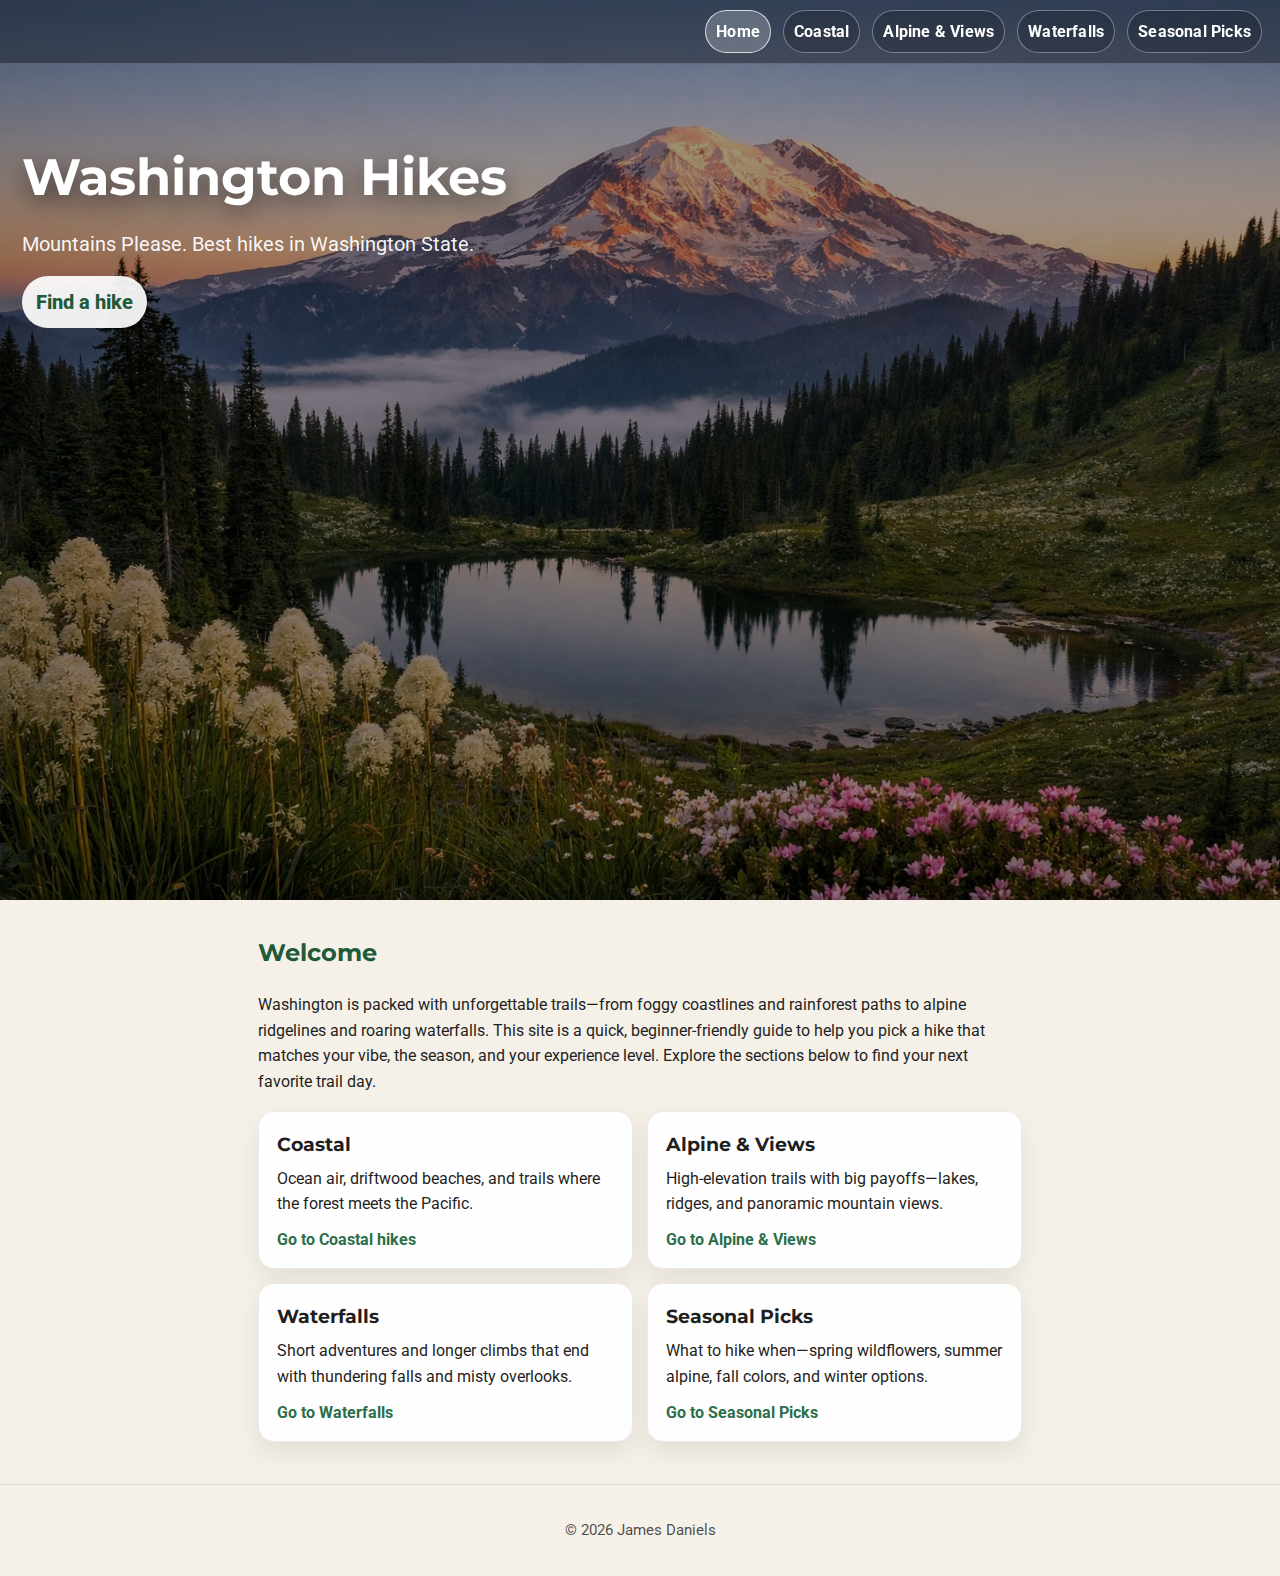
<file: assignments/hobby-website/index.html>
<!doctype html>
<html lang="en">
<head>
  <meta charset="utf-8">
  <meta name="viewport" content="width=device-width, initial-scale=1">
  <title>Washington Hikes</title>

  <link rel="preconnect" href="https://fonts.googleapis.com">
  <link rel="preconnect" href="https://fonts.gstatic.com" crossorigin>
  <link href="https://fonts.googleapis.com/css2?family=Montserrat:wght@600;700&family=Roboto:wght@400;500;700&display=swap" rel="stylesheet">

  <link rel="stylesheet" href="styles.css">
</head>

<body>
  <a class="skip-link" href="#main">Skip to main content</a>

  <header>
    <nav class="site-nav">
      <ul>
        <li><a href="index.html" aria-current="page">Home</a></li>
        <li><a href="beginner.html">Coastal</a></li>
        <li><a href="alpine.html">Alpine &amp; Views</a></li>
        <li><a href="waterfalls.html">Waterfalls</a></li>
        <li><a href="seasons.html">Seasonal Picks</a></li>
      </ul>
    </nav>

    <div class="hero-text">
      <h1>Washington Hikes</h1>
      <p>Mountains Please. Best hikes in Washington State.</p>
      <p><a class="cta" href="#main">Find a hike</a></p>
    </div>
  </header>

  <main id="main">
    <h2>Welcome</h2>
    <p>
      Washington is packed with unforgettable trails—from foggy coastlines and rainforest paths to alpine ridgelines and roaring waterfalls.
      This site is a quick, beginner-friendly guide to help you pick a hike that matches your vibe, the season, and your experience level.
      Explore the sections below to find your next favorite trail day.
    </p>

    <div class="card-grid">
      <section class="section-card">
        <h3>Coastal</h3>
        <p>Ocean air, driftwood beaches, and trails where the forest meets the Pacific.</p>
        <a href="beginner.html">Go to Coastal hikes</a>
      </section>

      <section class="section-card">
        <h3>Alpine &amp; Views</h3>
        <p>High-elevation trails with big payoffs—lakes, ridges, and panoramic mountain views.</p>
        <a href="alpine.html">Go to Alpine &amp; Views</a>
      </section>

      <section class="section-card">
        <h3>Waterfalls</h3>
        <p>Short adventures and longer climbs that end with thundering falls and misty overlooks.</p>
        <a href="waterfalls.html">Go to Waterfalls</a>
      </section>

      <section class="section-card">
        <h3>Seasonal Picks</h3>
        <p>What to hike when—spring wildflowers, summer alpine, fall colors, and winter options.</p>
        <a href="seasons.html">Go to Seasonal Picks</a>
      </section>
    </div>
  </main>

  <footer>
    <p>© <span id="year"></span> James Daniels</p>
  </footer>

  <script>
    document.getElementById("year").textContent = new Date().getFullYear();
  </script>
</body>
</html>
</file>
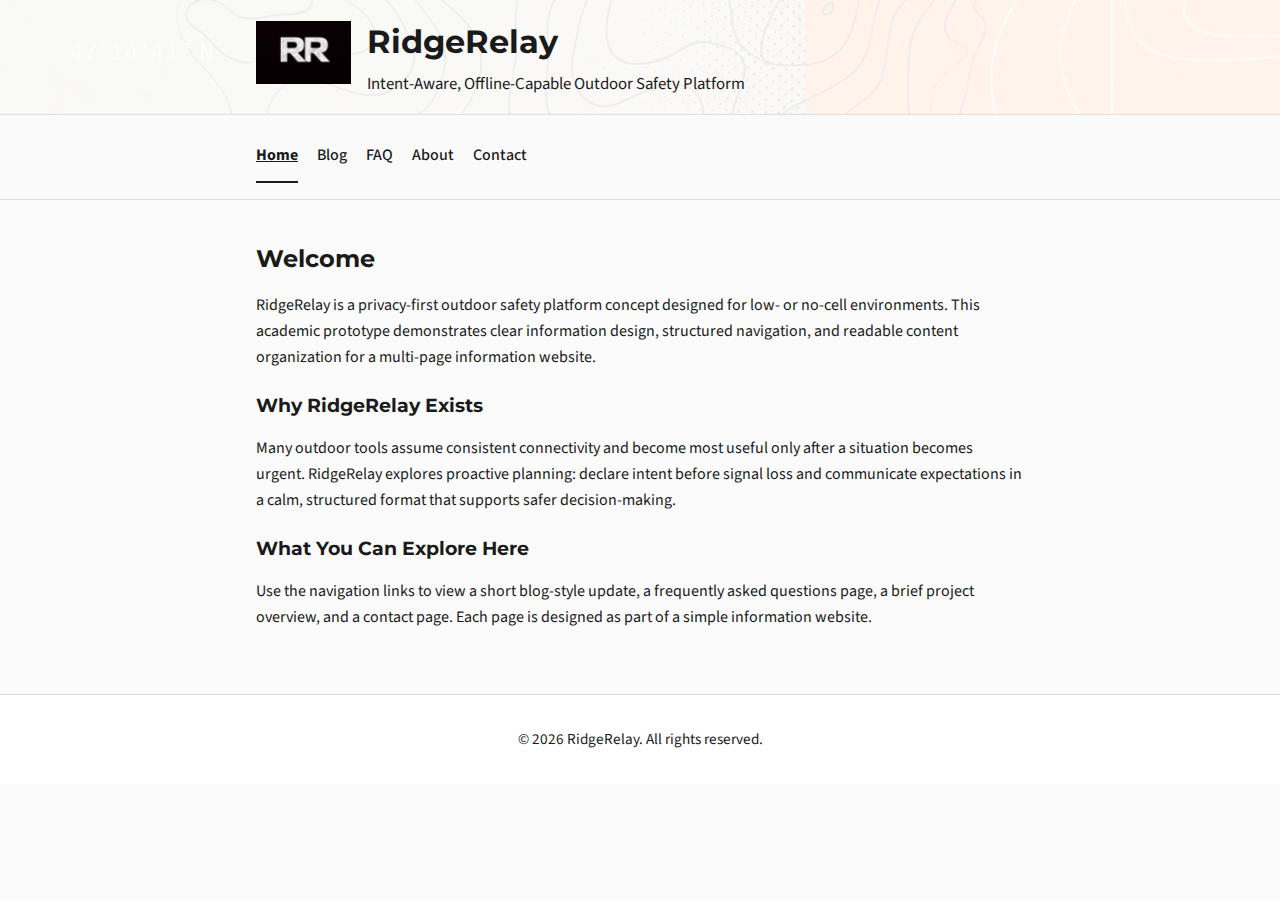
<file: assignments/information-website/index.html>
<!doctype html>
<html lang="en">
  <head>
    <meta charset="utf-8">
    <meta name="viewport" content="width=device-width, initial-scale=1">
    <title>RidgeRelay | Home</title>

    <link rel="preconnect" href="https://fonts.googleapis.com">
    <link rel="preconnect" href="https://fonts.gstatic.com" crossorigin>
    <link
      href="https://fonts.googleapis.com/css2?family=Montserrat:wght@600;700&family=Source+Sans+3:wght@400;600&display=swap"
      rel="stylesheet"
    >

    <link rel="stylesheet" href="stlyes.css">
  </head>

  <body>
    <a class="skip-link" href="#main-content">Skip to main content</a>

    <header class="site-header">
      <div class="container header-flex">
        <a href="index.html" class="logo-link">
          <img src="logo.jpg" alt="RidgeRelay Logo" class="site-logo">
        </a>
        <div>
          <h1 class="site-title">
            <a href="index.html" class="title-link">RidgeRelay</a>
          </h1>
          <p class="site-tagline">Intent-Aware, Offline-Capable Outdoor Safety Platform</p>
        </div>
      </div>
    </header>

    <nav class="site-nav" aria-label="Site navigation">
      <div class="container">
        <a href="index.html" aria-current="page">Home</a>
        <a href="blog.html">Blog</a>
        <a href="faq.html">FAQ</a>
        <a href="about.html">About</a>
        <a href="contact.html">Contact</a>
      </div>
    </nav>

    <main class="site-main" id="main-content">
      <div class="container">
        <h2>Welcome</h2>

        <p>
          RidgeRelay is a privacy-first outdoor safety platform concept designed for low- or no-cell environments.
          This academic prototype demonstrates clear information design, structured navigation, and readable content
          organization for a multi-page information website.
        </p>

        <section>
          <h3>Why RidgeRelay Exists</h3>
          <p>
            Many outdoor tools assume consistent connectivity and become most useful only after a situation becomes urgent.
            RidgeRelay explores proactive planning: declare intent before signal loss and communicate expectations in a
            calm, structured format that supports safer decision-making.
          </p>
        </section>

        <section>
          <h3>What You Can Explore Here</h3>
          <p>
            Use the navigation links to view a short blog-style update, a frequently asked questions page, a brief project
            overview, and a contact page. Each page is designed as part of a simple information website.
          </p>
        </section>
      </div>
    </main>

    <footer class="site-footer">
      <div class="container">
        <p>&copy; 2026 RidgeRelay. All rights reserved.</p>
      </div>
    </footer>
  </body>
</html>
</file>
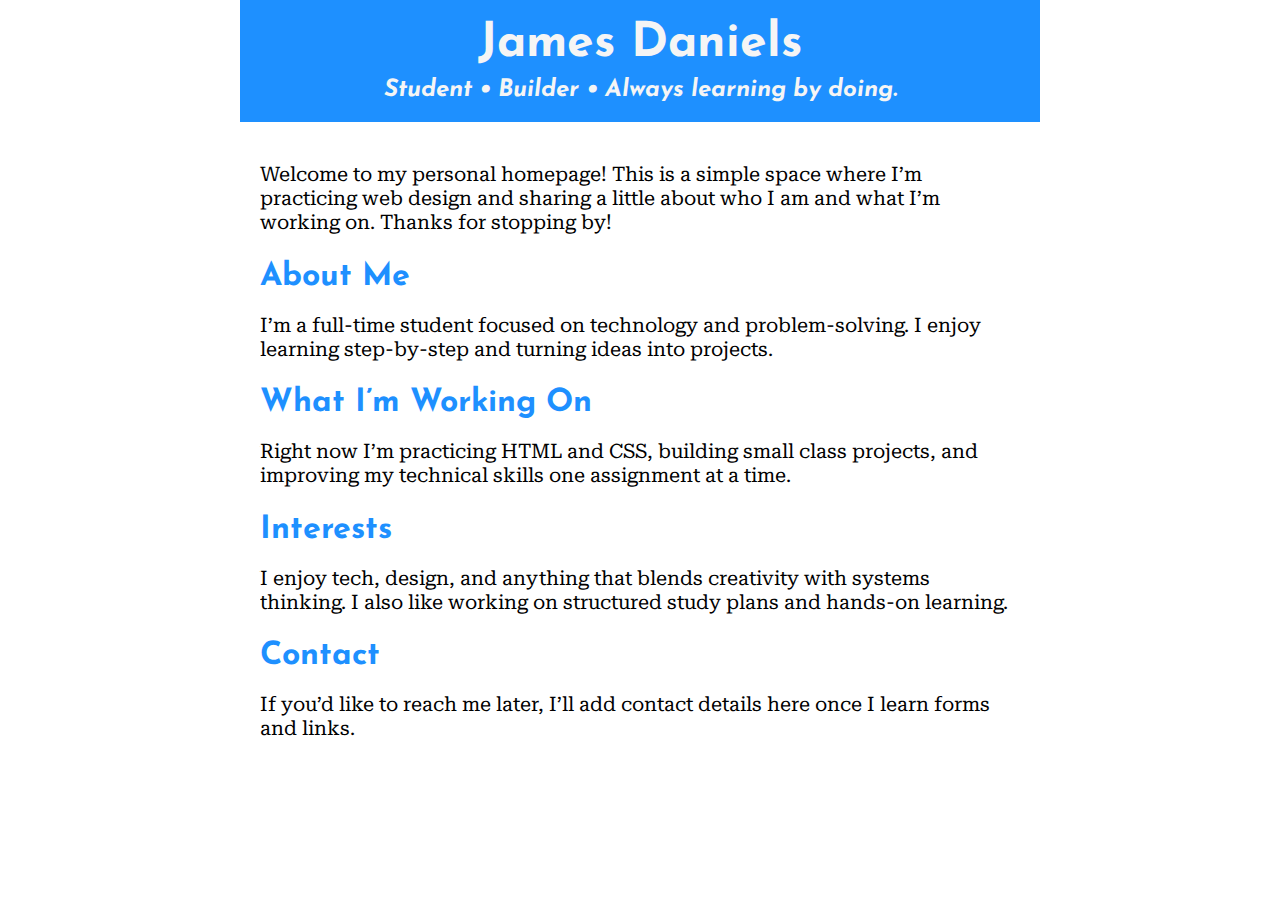
<file: assignments/personal-webpage/index.html>
<!DOCTYPE html>
<html lang="en">
<head>
  <link href="https://fonts.googleapis.com/css?family=Josefin+Sans|Roboto+Serif" rel="stylesheet">
  <link rel="stylesheet" type="text/css" href="styles.css">
  <title>James Daniels</title>
</head>

<body>
  <header>
    <h1>James Daniels</h1>
    <h2>Student • Builder • Always learning by doing.</h2>
  </header>

  <main>
    <p>Welcome to my personal homepage! This is a simple space where I’m practicing web design and sharing a little about who I am and what I’m working on. Thanks for stopping by!</p>

    <h2>About Me</h2>
    <p>I’m a full-time student focused on technology and problem-solving. I enjoy learning step-by-step and turning ideas into projects.</p>

    <h2>What I’m Working On</h2>
    <p>Right now I’m practicing HTML and CSS, building small class projects, and improving my technical skills one assignment at a time.</p>

    <h2>Interests</h2>
    <p>I enjoy tech, design, and anything that blends creativity with systems thinking. I also like working on structured study plans and hands-on learning.</p>

    <h2>Contact</h2>
    <p>If you’d like to reach me later, I’ll add contact details here once I learn forms and links.</p>
  </main>
</body>
</html>
</file>
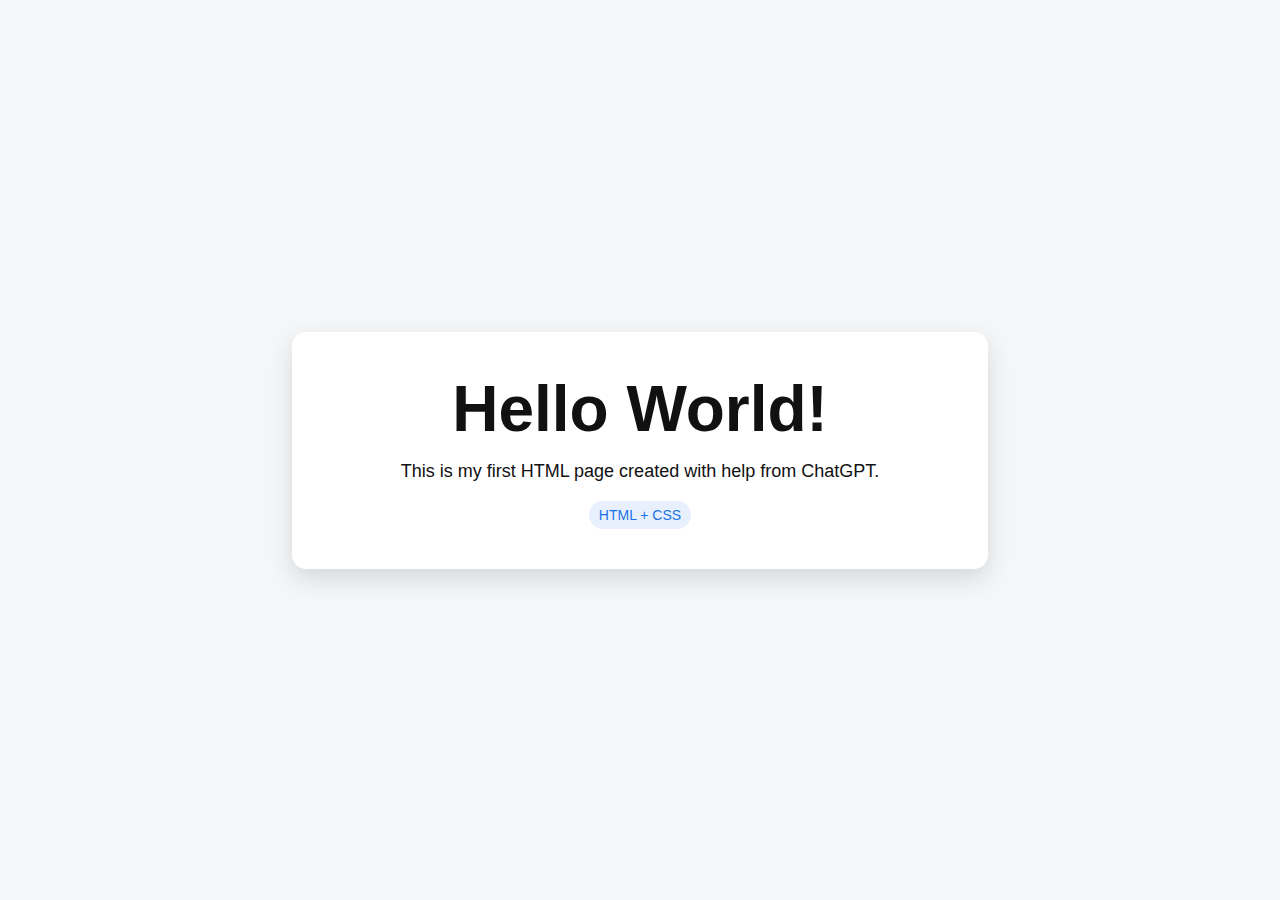
<file: assignments/hello-world/hello-world.html>
<!DOCTYPE html>
<html lang="en">
<head>
  <meta charset="UTF-8" />
  <meta name="viewport" content="width=device-width, initial-scale=1.0" />
  <title>Hello World</title>

  <style>
    body {
      font-family: Arial, Helvetica, sans-serif;
      margin: 0;
      min-height: 100vh;
      display: flex;
      align-items: center;
      justify-content: center;
      background: #f4f6f8;
      color: #111;
    }

    .card {
      background: white;
      padding: 40px 48px;
      border-radius: 14px;
      box-shadow: 0 10px 25px rgba(0,0,0,0.12);
      text-align: center;
      max-width: 600px;
      width: 90%;
    }

    h1 {
      font-size: 64px; /* big font size */
      margin: 0 0 12px;
    }

    p {
      font-size: 18px;
      margin: 0;
      line-height: 1.5;
    }

    .tag {
      display: inline-block;
      margin-top: 16px;
      font-size: 14px;
      padding: 6px 10px;
      border-radius: 999px;
      background: #e8f0fe;
      color: #1a73e8;
    }
  </style>
</head>

<body>
  <main class="card">
    <h1>Hello World!</h1>
    <p>This is my first HTML page created with help from ChatGPT.</p>
    <span class="tag">HTML + CSS</span>
  </main>
</body>
</html>
</file>
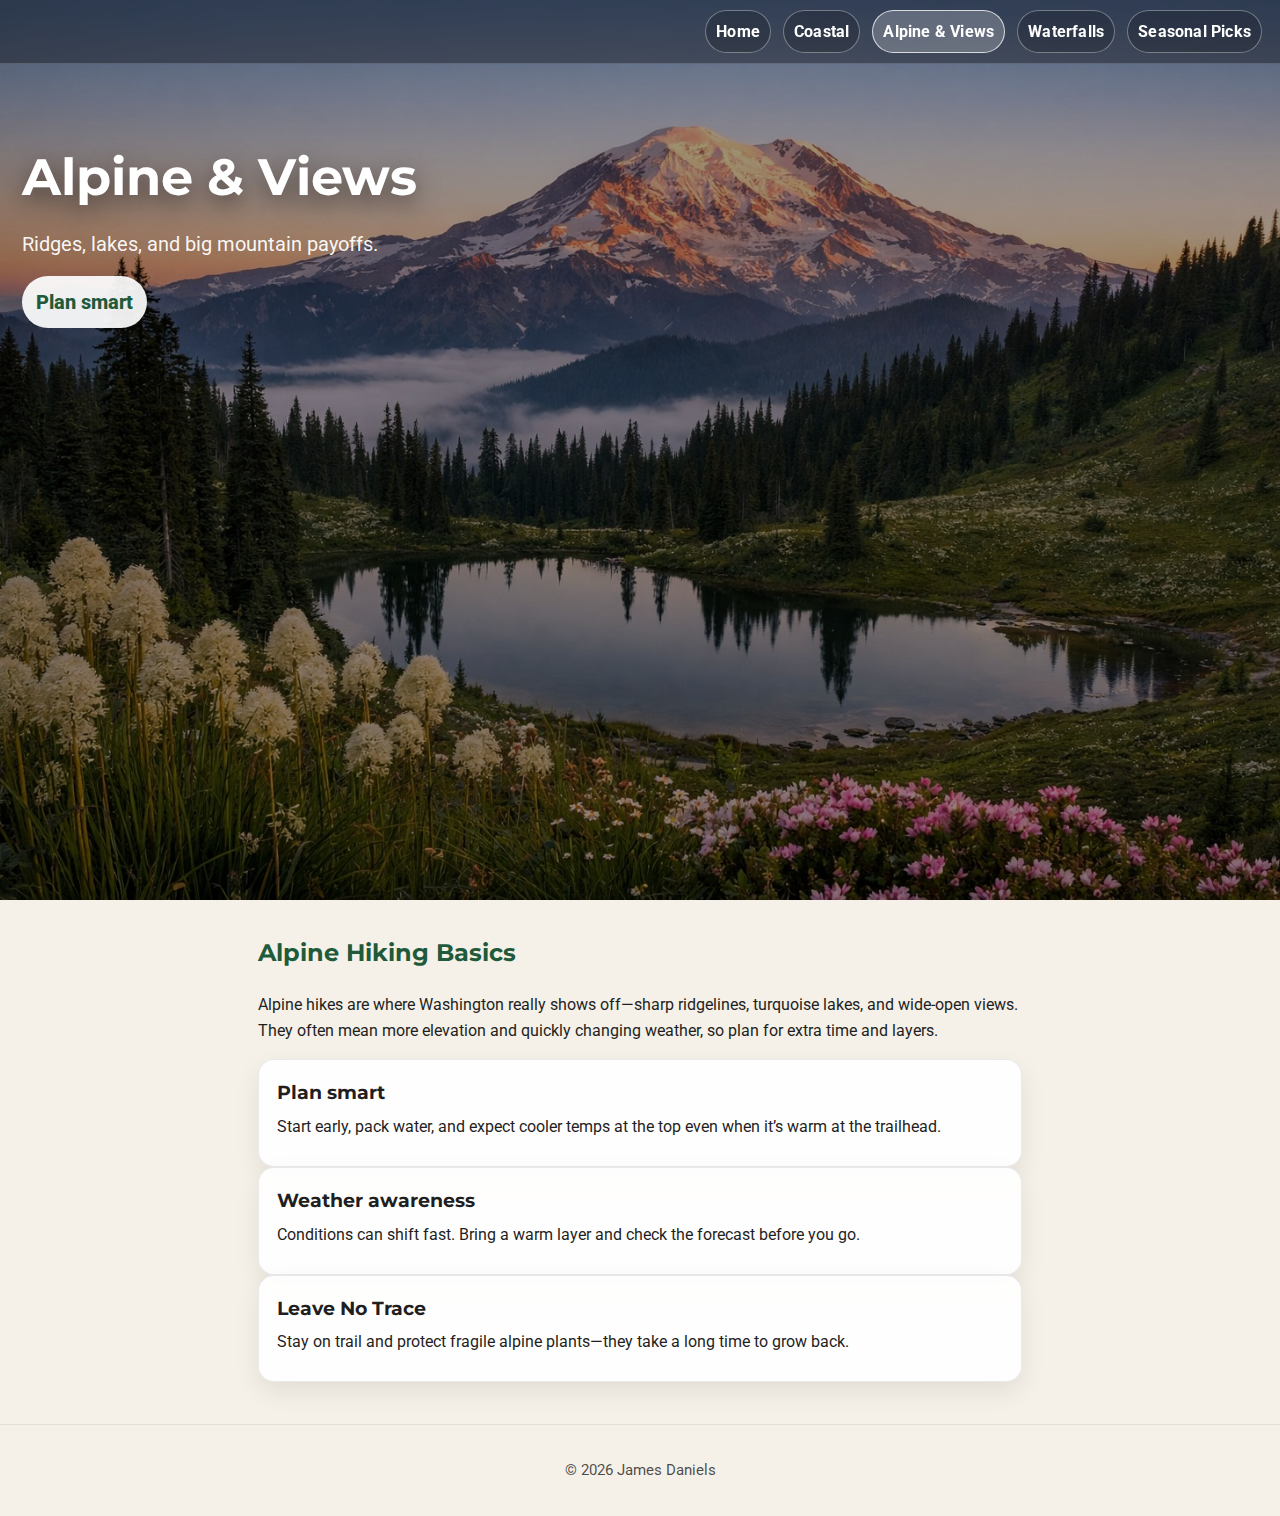
<file: assignments/hobby-website/alpine.html>
<!doctype html>
<html lang="en">
<head>
  <meta charset="utf-8">
  <meta name="viewport" content="width=device-width, initial-scale=1">
  <title>Alpine &amp; Views | Washington Hikes</title>

  <link rel="preconnect" href="https://fonts.googleapis.com">
  <link rel="preconnect" href="https://fonts.gstatic.com" crossorigin>
  <link href="https://fonts.googleapis.com/css2?family=Montserrat:wght@600;700&family=Roboto:wght@400;500;700&display=swap" rel="stylesheet">

  <link rel="stylesheet" href="styles.css">
</head>

<body>
  <a class="skip-link" href="#main">Skip to main content</a>

  <header>
    <nav class="site-nav">
      <ul>
        <li><a href="index.html">Home</a></li>
        <li><a href="beginner.html">Coastal</a></li>
        <li><a href="alpine.html" aria-current="page">Alpine &amp; Views</a></li>
        <li><a href="waterfalls.html">Waterfalls</a></li>
        <li><a href="seasons.html">Seasonal Picks</a></li>
      </ul>
    </nav>

    <div class="hero-text">
      <h1>Alpine &amp; Views</h1>
      <p>Ridges, lakes, and big mountain payoffs.</p>
      <p><a class="cta" href="#main">Plan smart</a></p>
    </div>
  </header>

  <main id="main">
    <h2>Alpine Hiking Basics</h2>
    <p>
      Alpine hikes are where Washington really shows off—sharp ridgelines, turquoise lakes, and wide-open views.
      They often mean more elevation and quickly changing weather, so plan for extra time and layers.
    </p>

    <section class="section-card">
      <h3>Plan smart</h3>
      <p>Start early, pack water, and expect cooler temps at the top even when it’s warm at the trailhead.</p>
    </section>

    <section class="section-card">
      <h3>Weather awareness</h3>
      <p>Conditions can shift fast. Bring a warm layer and check the forecast before you go.</p>
    </section>

    <section class="section-card">
      <h3>Leave No Trace</h3>
      <p>Stay on trail and protect fragile alpine plants—they take a long time to grow back.</p>
    </section>
  </main>

  <footer>
    <p>© <span id="year"></span> James Daniels</p>
  </footer>

  <script>
    document.getElementById("year").textContent = new Date().getFullYear();
  </script>
</body>
</html>
</file>
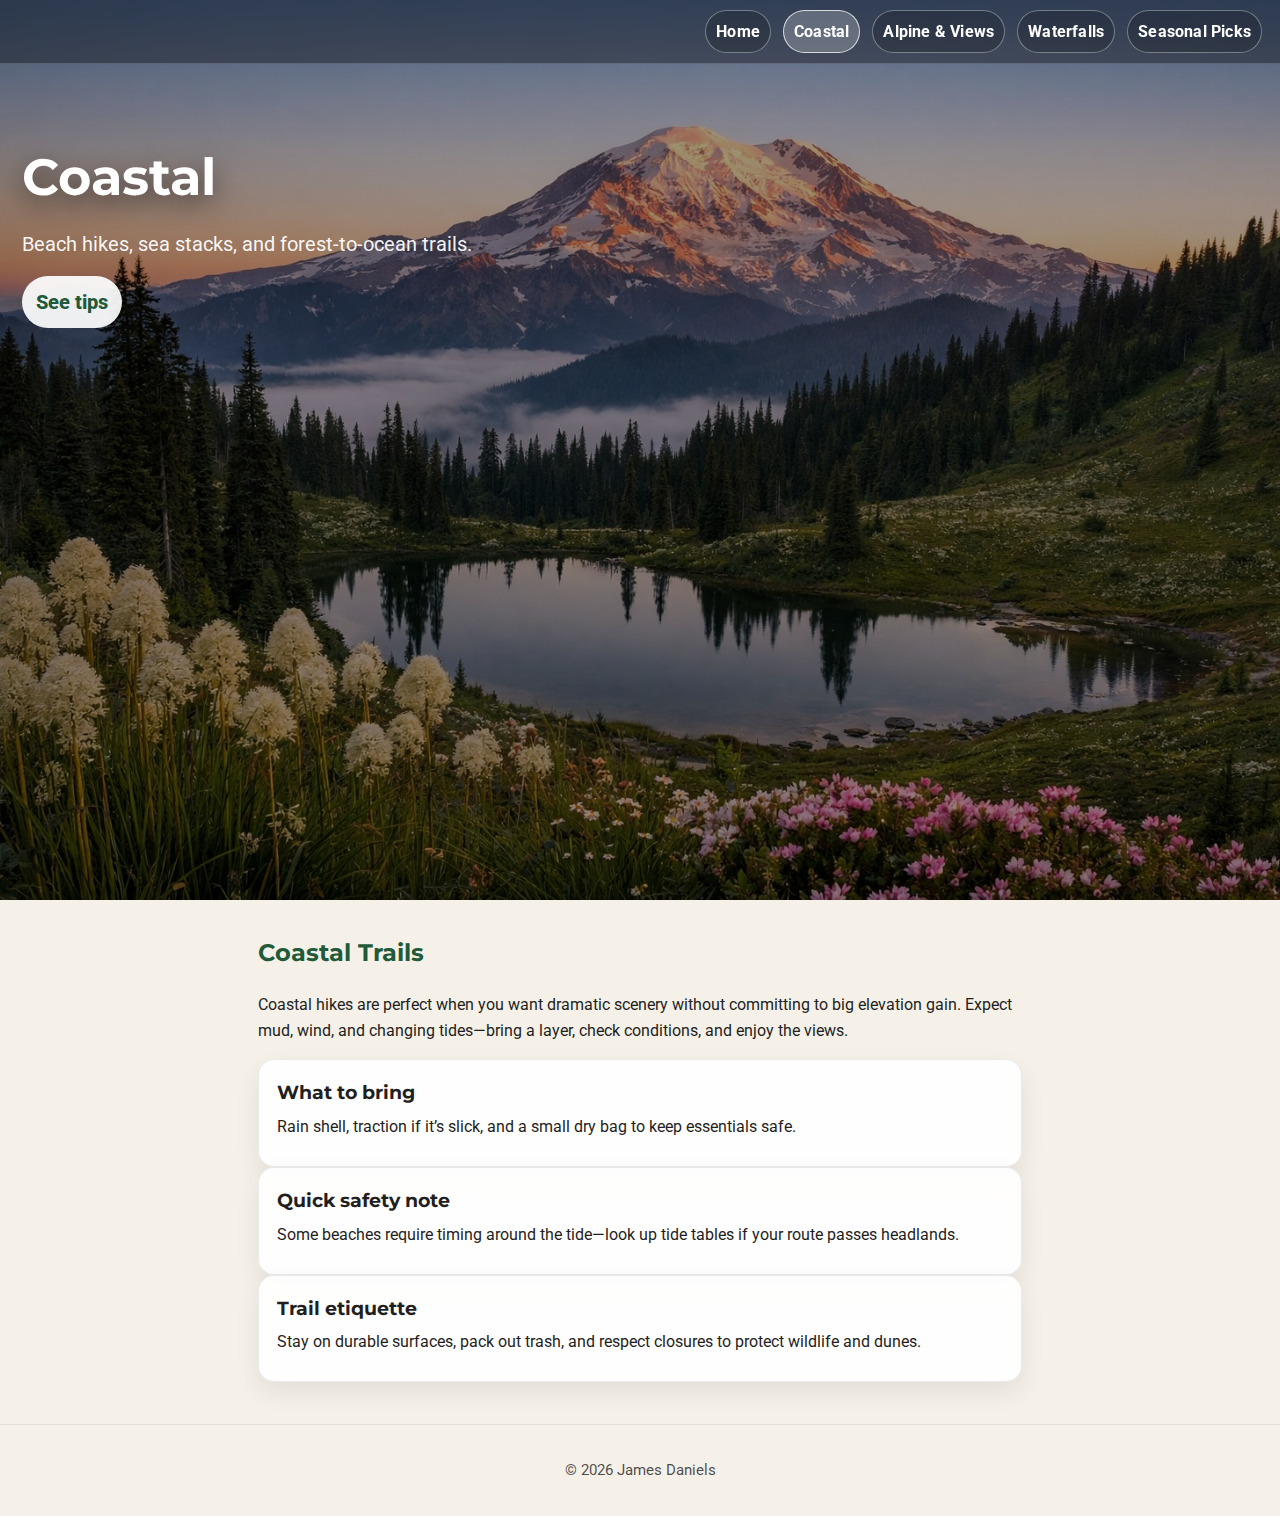
<file: assignments/hobby-website/beginner.html>
<!doctype html>
<html lang="en">
<head>
  <meta charset="utf-8">
  <meta name="viewport" content="width=device-width, initial-scale=1">
  <title>Coastal | Washington Hikes</title>

  <link rel="preconnect" href="https://fonts.googleapis.com">
  <link rel="preconnect" href="https://fonts.gstatic.com" crossorigin>
  <link href="https://fonts.googleapis.com/css2?family=Montserrat:wght@600;700&family=Roboto:wght@400;500;700&display=swap" rel="stylesheet">

  <link rel="stylesheet" href="styles.css">
</head>

<body>
  <a class="skip-link" href="#main">Skip to main content</a>

  <header>
    <nav class="site-nav">
      <ul>
        <li><a href="index.html">Home</a></li>
        <li><a href="beginner.html" aria-current="page">Coastal</a></li>
        <li><a href="alpine.html">Alpine &amp; Views</a></li>
        <li><a href="waterfalls.html">Waterfalls</a></li>
        <li><a href="seasons.html">Seasonal Picks</a></li>
      </ul>
    </nav>

    <div class="hero-text">
      <h1>Coastal</h1>
      <p>Beach hikes, sea stacks, and forest-to-ocean trails.</p>
      <p><a class="cta" href="#main">See tips</a></p>
    </div>
  </header>

  <main id="main">
    <h2>Coastal Trails</h2>
    <p>
      Coastal hikes are perfect when you want dramatic scenery without committing to big elevation gain.
      Expect mud, wind, and changing tides—bring a layer, check conditions, and enjoy the views.
    </p>

    <section class="section-card">
      <h3>What to bring</h3>
      <p>Rain shell, traction if it’s slick, and a small dry bag to keep essentials safe.</p>
    </section>

    <section class="section-card">
      <h3>Quick safety note</h3>
      <p>Some beaches require timing around the tide—look up tide tables if your route passes headlands.</p>
    </section>

    <section class="section-card">
      <h3>Trail etiquette</h3>
      <p>Stay on durable surfaces, pack out trash, and respect closures to protect wildlife and dunes.</p>
    </section>
  </main>

  <footer>
    <p>© <span id="year"></span> James Daniels</p>
  </footer>

  <script>
    document.getElementById("year").textContent = new Date().getFullYear();
  </script>
</body>
</html>
</file>
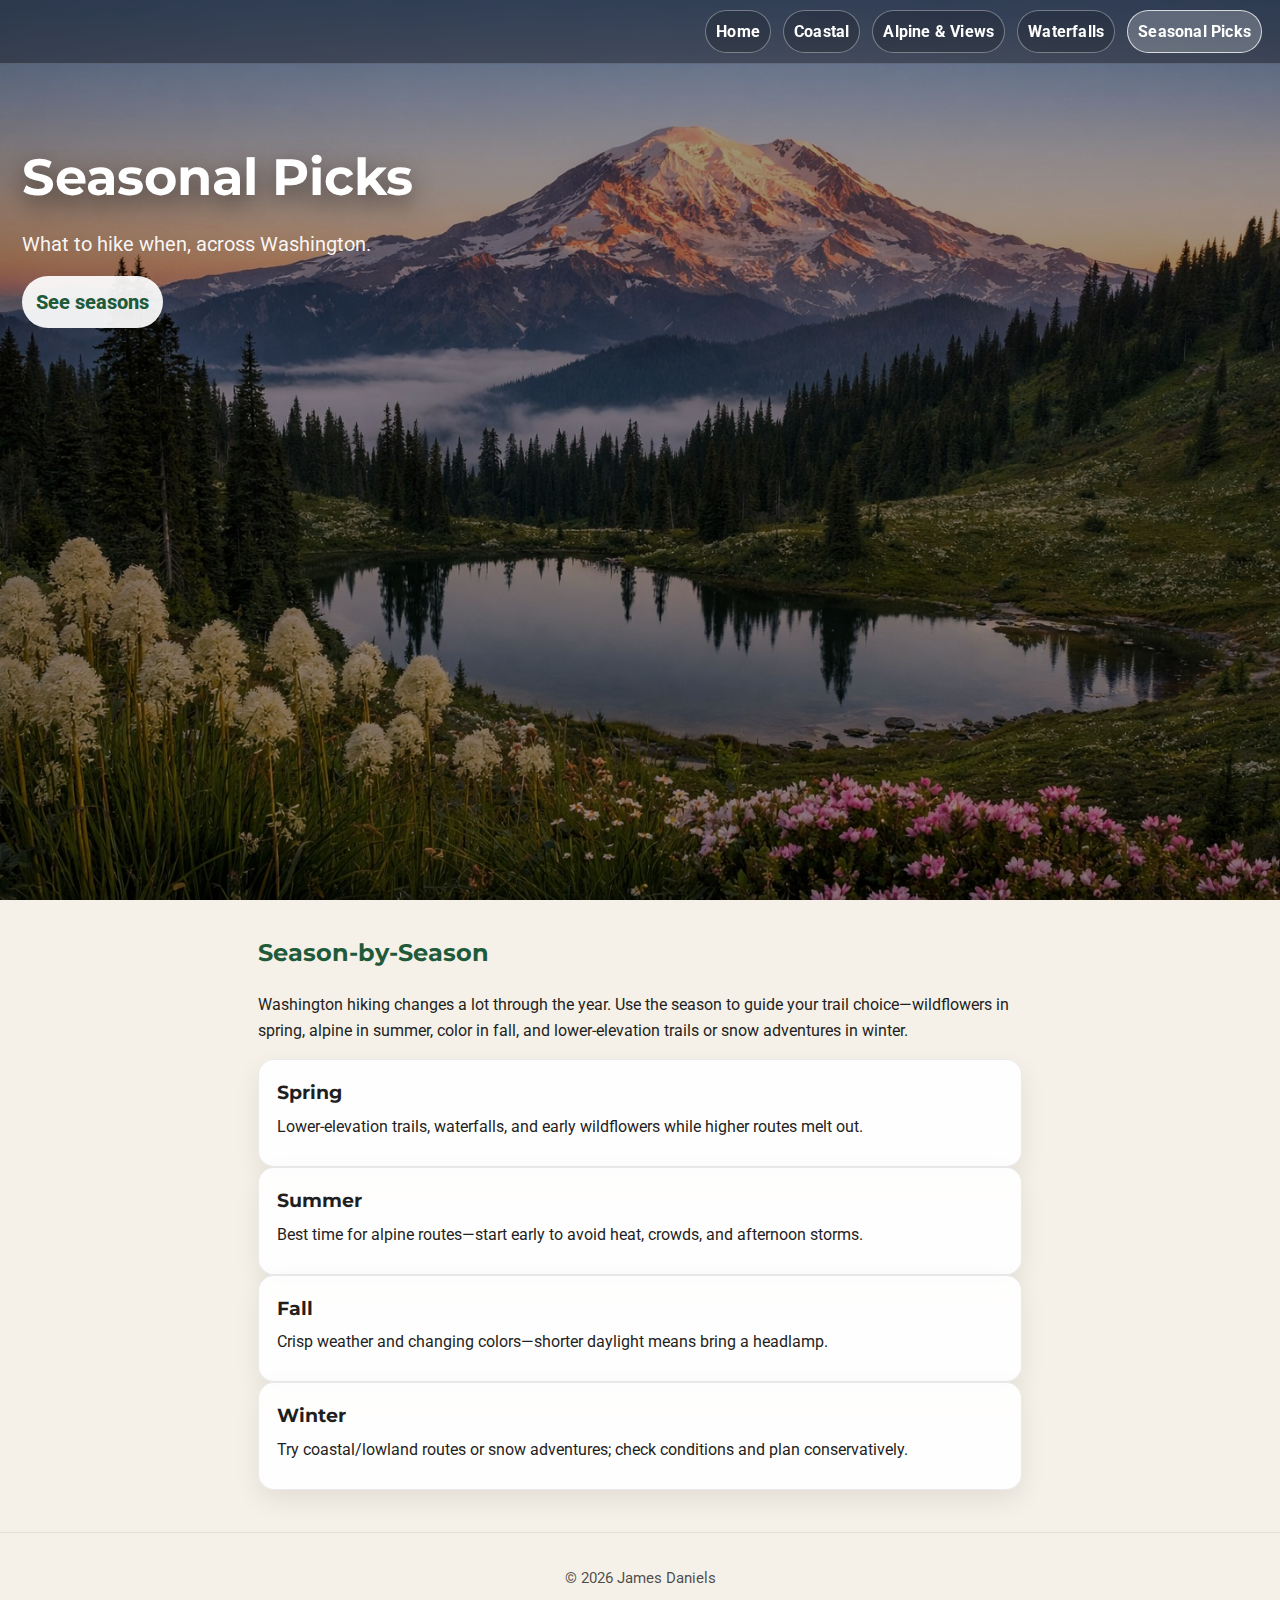
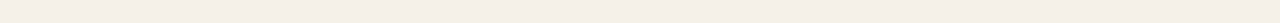
<file: assignments/hobby-website/seasons.html>
<!doctype html>
<html lang="en">
<head>
  <meta charset="utf-8">
  <meta name="viewport" content="width=device-width, initial-scale=1">
  <title>Seasonal Picks | Washington Hikes</title>

  <link rel="preconnect" href="https://fonts.googleapis.com">
  <link rel="preconnect" href="https://fonts.gstatic.com" crossorigin>
  <link href="https://fonts.googleapis.com/css2?family=Montserrat:wght@600;700&family=Roboto:wght@400;500;700&display=swap" rel="stylesheet">

  <link rel="stylesheet" href="styles.css">
</head>

<body>
  <a class="skip-link" href="#main">Skip to main content</a>

  <header>
    <nav class="site-nav">
      <ul>
        <li><a href="index.html">Home</a></li>
        <li><a href="beginner.html">Coastal</a></li>
        <li><a href="alpine.html">Alpine &amp; Views</a></li>
        <li><a href="waterfalls.html">Waterfalls</a></li>
        <li><a href="seasons.html" aria-current="page">Seasonal Picks</a></li>
      </ul>
    </nav>

    <div class="hero-text">
      <h1>Seasonal Picks</h1>
      <p>What to hike when, across Washington.</p>
      <p><a class="cta" href="#main">See seasons</a></p>
    </div>
  </header>

  <main id="main">
    <h2>Season-by-Season</h2>
    <p>
      Washington hiking changes a lot through the year. Use the season to guide your trail choice—wildflowers in spring,
      alpine in summer, color in fall, and lower-elevation trails or snow adventures in winter.
    </p>

    <section class="section-card">
      <h3>Spring</h3>
      <p>Lower-elevation trails, waterfalls, and early wildflowers while higher routes melt out.</p>
    </section>

    <section class="section-card">
      <h3>Summer</h3>
      <p>Best time for alpine routes—start early to avoid heat, crowds, and afternoon storms.</p>
    </section>

    <section class="section-card">
      <h3>Fall</h3>
      <p>Crisp weather and changing colors—shorter daylight means bring a headlamp.</p>
    </section>

    <section class="section-card">
      <h3>Winter</h3>
      <p>Try coastal/lowland routes or snow adventures; check conditions and plan conservatively.</p>
    </section>
  </main>

  <footer>
    <p>© <span id="year"></span> James Daniels</p>
  </footer>

  <script>
    document.getElementById("year").textContent = new Date().getFullYear();
  </script>
</body>
</html>
</file>
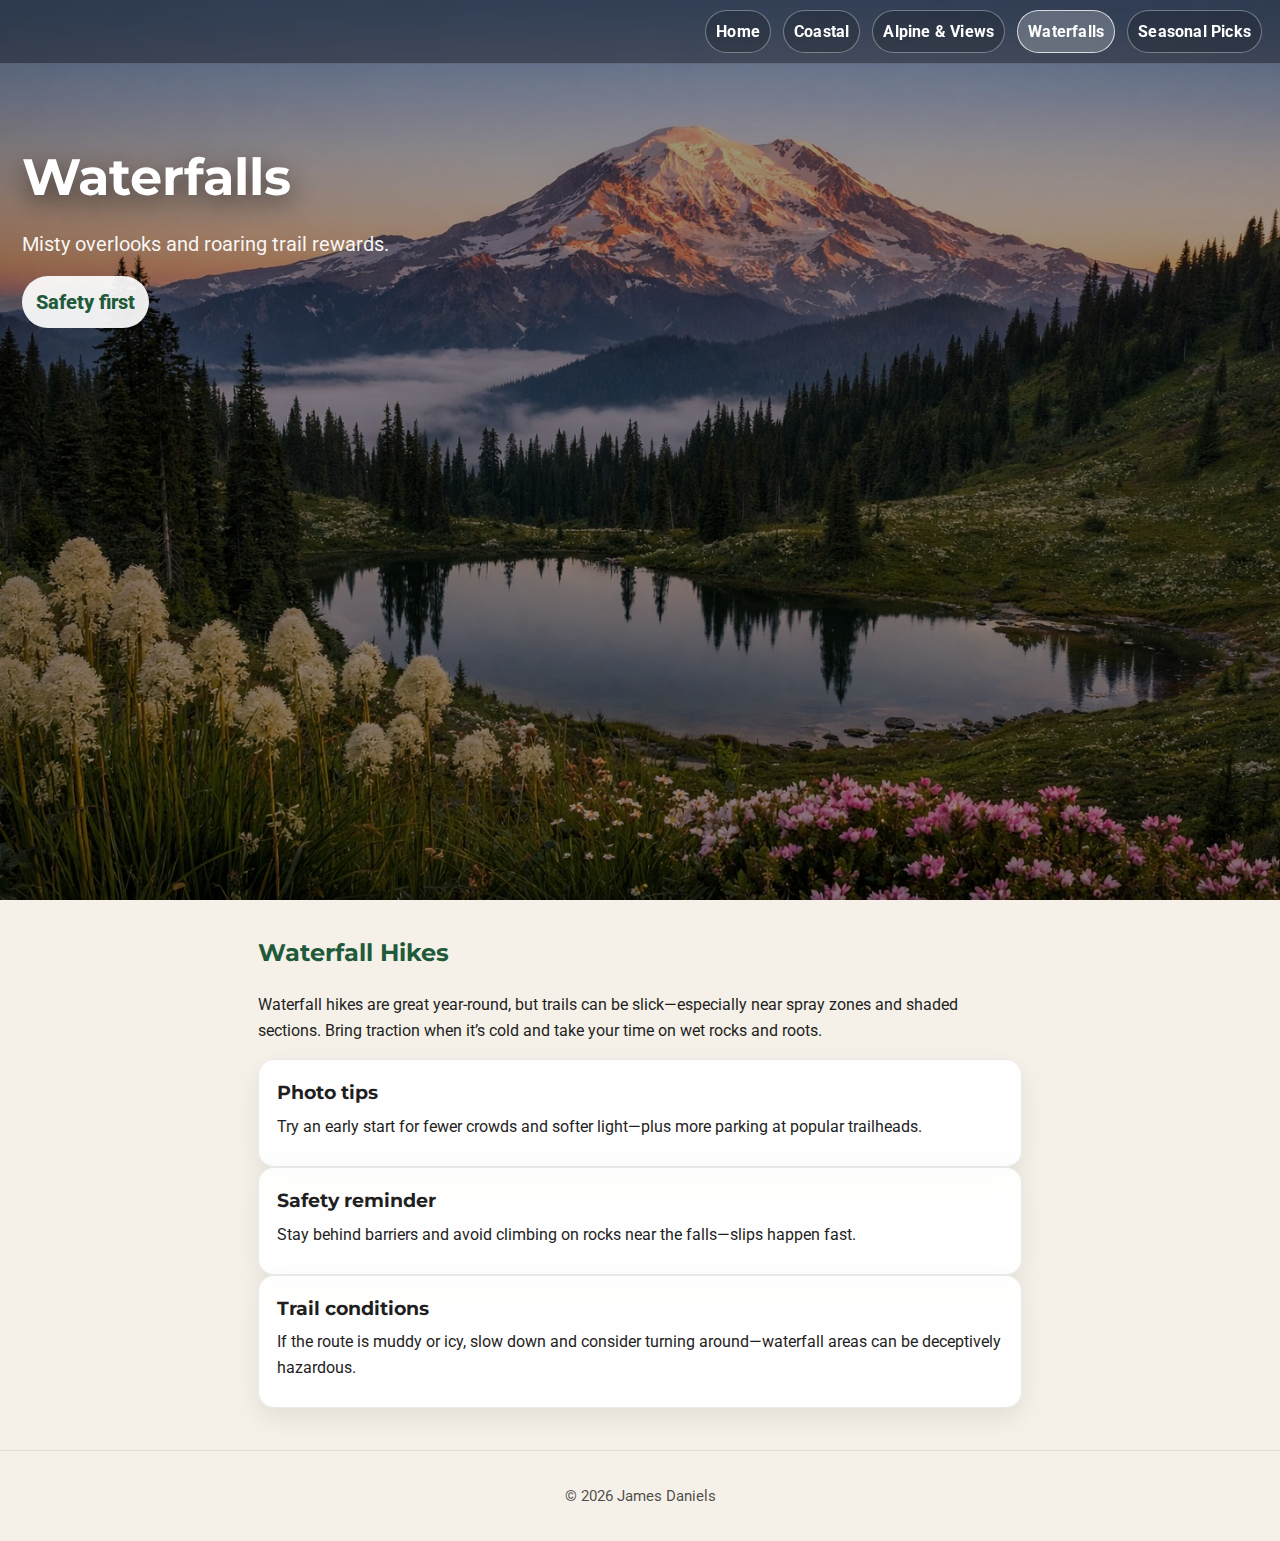
<file: assignments/hobby-website/waterfalls.html>
<!doctype html>
<html lang="en">
<head>
  <meta charset="utf-8">
  <meta name="viewport" content="width=device-width, initial-scale=1">
  <title>Waterfalls | Washington Hikes</title>

  <link rel="preconnect" href="https://fonts.googleapis.com">
  <link rel="preconnect" href="https://fonts.gstatic.com" crossorigin>
  <link href="https://fonts.googleapis.com/css2?family=Montserrat:wght@600;700&family=Roboto:wght@400;500;700&display=swap" rel="stylesheet">

  <link rel="stylesheet" href="styles.css">
</head>

<body>
  <a class="skip-link" href="#main">Skip to main content</a>

  <header>
    <nav class="site-nav">
      <ul>
        <li><a href="index.html">Home</a></li>
        <li><a href="beginner.html">Coastal</a></li>
        <li><a href="alpine.html">Alpine &amp; Views</a></li>
        <li><a href="waterfalls.html" aria-current="page">Waterfalls</a></li>
        <li><a href="seasons.html">Seasonal Picks</a></li>
      </ul>
    </nav>

    <div class="hero-text">
      <h1>Waterfalls</h1>
      <p>Misty overlooks and roaring trail rewards.</p>
      <p><a class="cta" href="#main">Safety first</a></p>
    </div>
  </header>

  <main id="main">
    <h2>Waterfall Hikes</h2>
    <p>
      Waterfall hikes are great year-round, but trails can be slick—especially near spray zones and shaded sections.
      Bring traction when it’s cold and take your time on wet rocks and roots.
    </p>

    <section class="section-card">
      <h3>Photo tips</h3>
      <p>Try an early start for fewer crowds and softer light—plus more parking at popular trailheads.</p>
    </section>

    <section class="section-card">
      <h3>Safety reminder</h3>
      <p>Stay behind barriers and avoid climbing on rocks near the falls—slips happen fast.</p>
    </section>

    <section class="section-card">
      <h3>Trail conditions</h3>
      <p>If the route is muddy or icy, slow down and consider turning around—waterfall areas can be deceptively hazardous.</p>
    </section>
  </main>

  <footer>
    <p>© <span id="year"></span> James Daniels</p>
  </footer>

  <script>
    document.getElementById("year").textContent = new Date().getFullYear();
  </script>
</body>
</html>
</file>
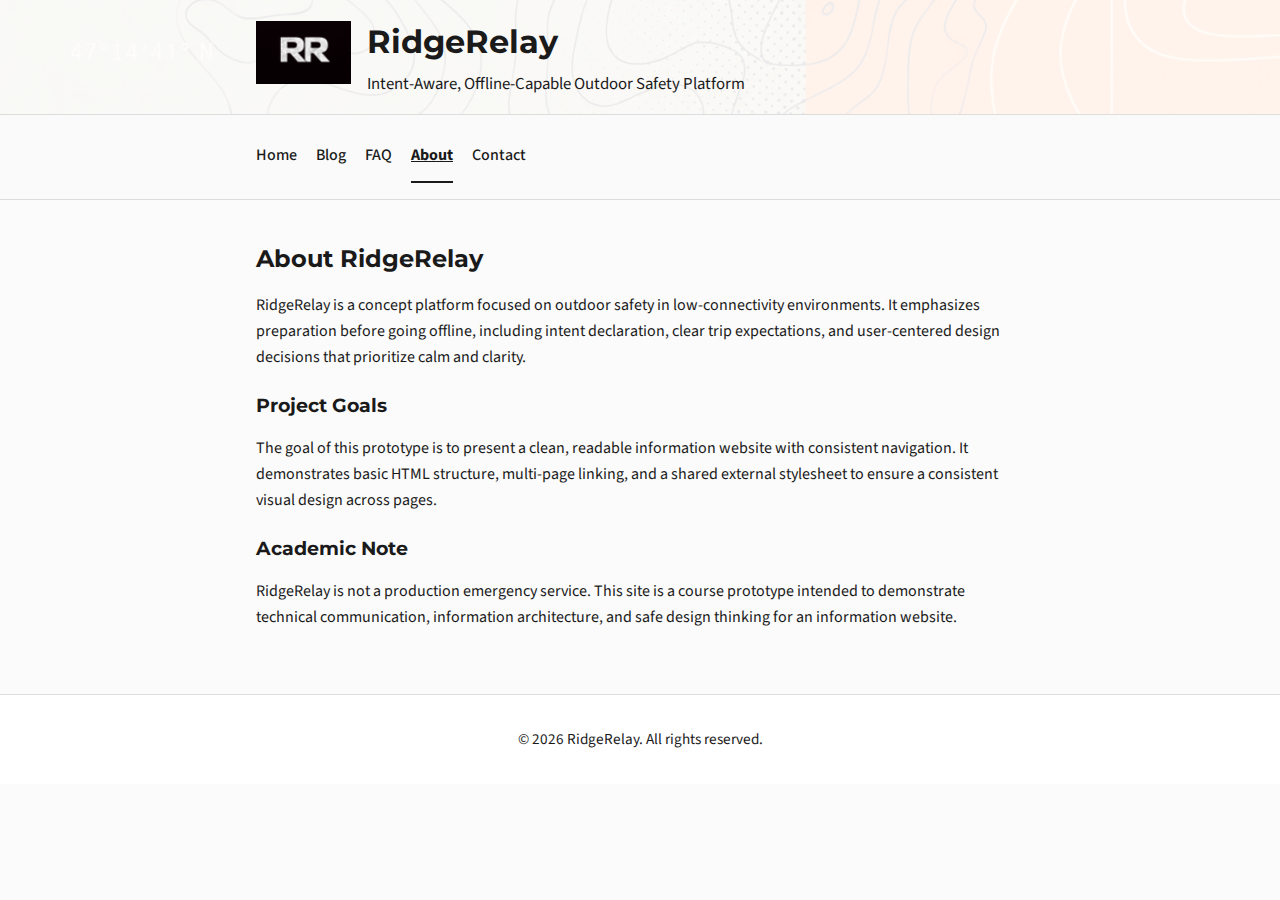
<file: assignments/information-website/about.html>
<!doctype html>
<html lang="en">
  <head>
    <meta charset="utf-8">
    <meta name="viewport" content="width=device-width, initial-scale=1">
    <title>RidgeRelay | About</title>

    <link rel="preconnect" href="https://fonts.googleapis.com">
    <link rel="preconnect" href="https://fonts.gstatic.com" crossorigin>
    <link
      href="https://fonts.googleapis.com/css2?family=Montserrat:wght@600;700&family=Source+Sans+3:wght@400;600&display=swap"
      rel="stylesheet"
    >

    <link rel="stylesheet" href="stlyes.css">
  </head>

  <body>
    <a class="skip-link" href="#main-content">Skip to main content</a>

    <header class="site-header">
      <div class="container header-flex">
        <a href="index.html" class="logo-link">
          <img src="logo.jpg" alt="RidgeRelay Logo" class="site-logo">
        </a>
        <div>
          <h1 class="site-title">
            <a href="index.html" class="title-link">RidgeRelay</a>
          </h1>
          <p class="site-tagline">Intent-Aware, Offline-Capable Outdoor Safety Platform</p>
        </div>
      </div>
    </header>

    <nav class="site-nav" aria-label="Site navigation">
      <div class="container">
        <a href="index.html">Home</a>
        <a href="blog.html">Blog</a>
        <a href="faq.html">FAQ</a>
        <a href="about.html" aria-current="page">About</a>
        <a href="contact.html">Contact</a>
      </div>
    </nav>

    <main class="site-main" id="main-content">
      <div class="container">
        <h2>About RidgeRelay</h2>

        <p>
          RidgeRelay is a concept platform focused on outdoor safety in low-connectivity environments. It emphasizes
          preparation before going offline, including intent declaration, clear trip expectations, and user-centered
          design decisions that prioritize calm and clarity.
        </p>

        <section>
          <h3>Project Goals</h3>
          <p>
            The goal of this prototype is to present a clean, readable information website with consistent navigation.
            It demonstrates basic HTML structure, multi-page linking, and a shared external stylesheet to ensure a
            consistent visual design across pages.
          </p>
        </section>

        <section>
          <h3>Academic Note</h3>
          <p>
            RidgeRelay is not a production emergency service. This site is a course prototype intended to demonstrate
            technical communication, information architecture, and safe design thinking for an information website.
          </p>
        </section>
      </div>
    </main>

    <footer class="site-footer">
      <div class="container">
        <p>&copy; 2026 RidgeRelay. All rights reserved.</p>
      </div>
    </footer>
  </body>
</html>
</file>
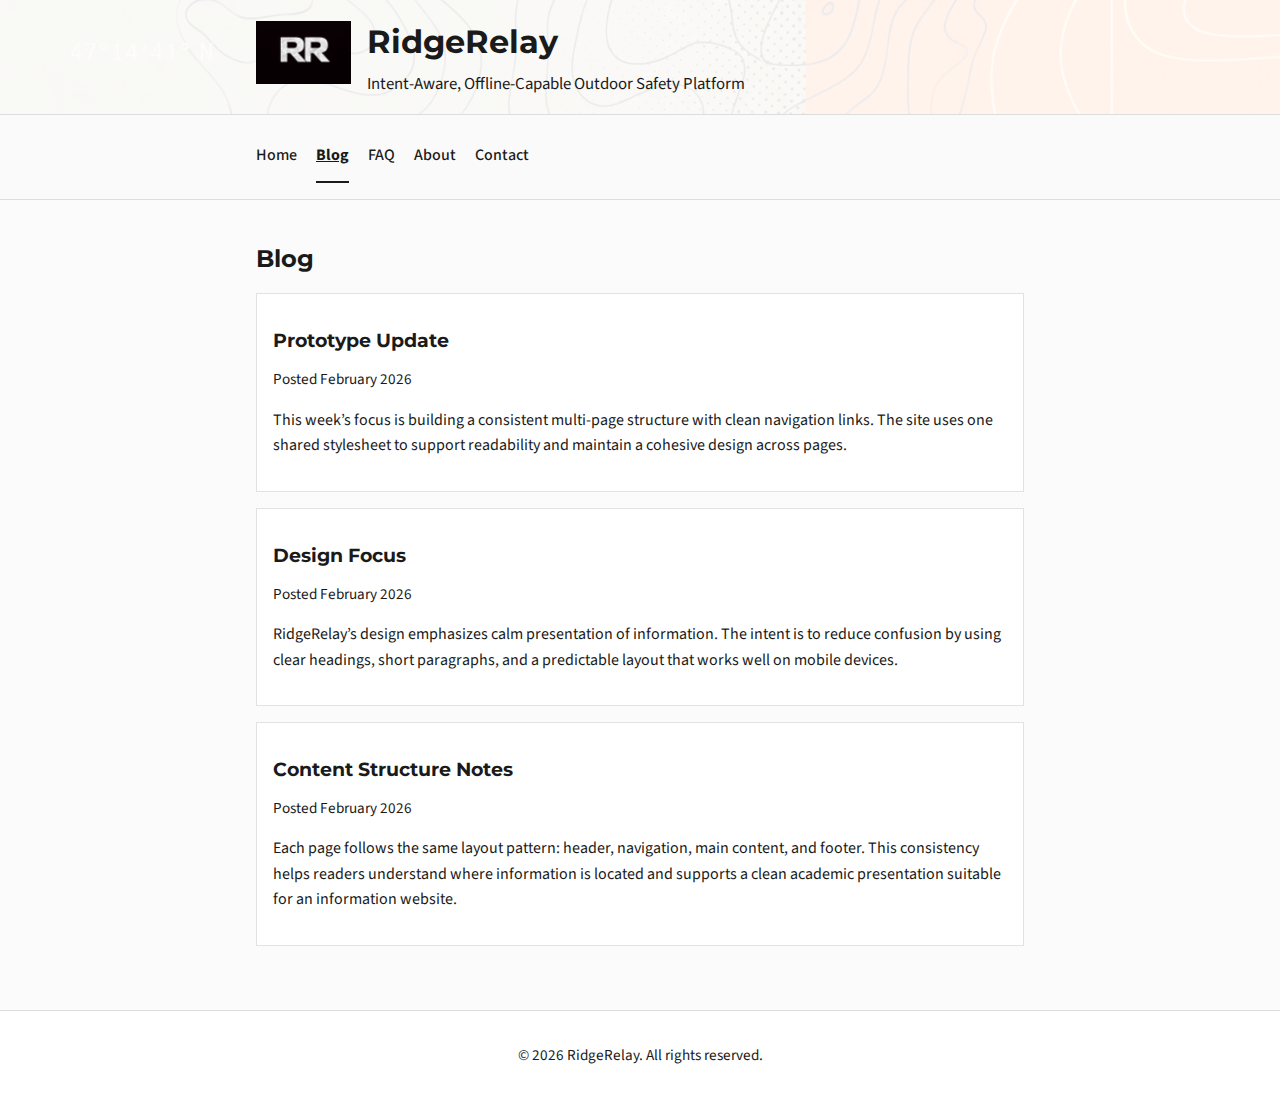
<file: assignments/information-website/blog.html>
<!doctype html>
<html lang="en">
  <head>
    <meta charset="utf-8">
    <meta name="viewport" content="width=device-width, initial-scale=1">
    <title>RidgeRelay | Blog</title>

    <link rel="preconnect" href="https://fonts.googleapis.com">
    <link rel="preconnect" href="https://fonts.gstatic.com" crossorigin>
    <link
      href="https://fonts.googleapis.com/css2?family=Montserrat:wght@600;700&family=Source+Sans+3:wght@400;600&display=swap"
      rel="stylesheet"
    >

    <link rel="stylesheet" href="stlyes.css">
  </head>

  <body>
    <a class="skip-link" href="#main-content">Skip to main content</a>

    <header class="site-header">
      <div class="container header-flex">
        <a href="index.html" class="logo-link">
          <img src="logo.jpg" alt="RidgeRelay Logo" class="site-logo">
        </a>
        <div>
          <h1 class="site-title">
            <a href="index.html" class="title-link">RidgeRelay</a>
          </h1>
          <p class="site-tagline">Intent-Aware, Offline-Capable Outdoor Safety Platform</p>
        </div>
      </div>
    </header>

    <nav class="site-nav" aria-label="Site navigation">
      <div class="container">
        <a href="index.html">Home</a>
        <a href="blog.html" aria-current="page">Blog</a>
        <a href="faq.html">FAQ</a>
        <a href="about.html">About</a>
        <a href="contact.html">Contact</a>
      </div>
    </nav>

    <main class="site-main" id="main-content">
      <div class="container">
        <h2>Blog</h2>

        <article class="card">
          <h3>Prototype Update</h3>
          <p class="meta">Posted February 2026</p>
          <p>
            This week’s focus is building a consistent multi-page structure with clean navigation links.
            The site uses one shared stylesheet to support readability and maintain a cohesive design across pages.
          </p>
        </article>

        <article class="card">
          <h3>Design Focus</h3>
          <p class="meta">Posted February 2026</p>
          <p>
            RidgeRelay’s design emphasizes calm presentation of information. The intent is to reduce confusion by
            using clear headings, short paragraphs, and a predictable layout that works well on mobile devices.
          </p>
        </article>

        <article class="card">
          <h3>Content Structure Notes</h3>
          <p class="meta">Posted February 2026</p>
          <p>
            Each page follows the same layout pattern: header, navigation, main content, and footer.
            This consistency helps readers understand where information is located and supports a clean academic
            presentation suitable for an information website.
          </p>
        </article>
      </div>
    </main>

    <footer class="site-footer">
      <div class="container">
        <p>&copy; 2026 RidgeRelay. All rights reserved.</p>
      </div>
    </footer>
  </body>
</html>
</file>
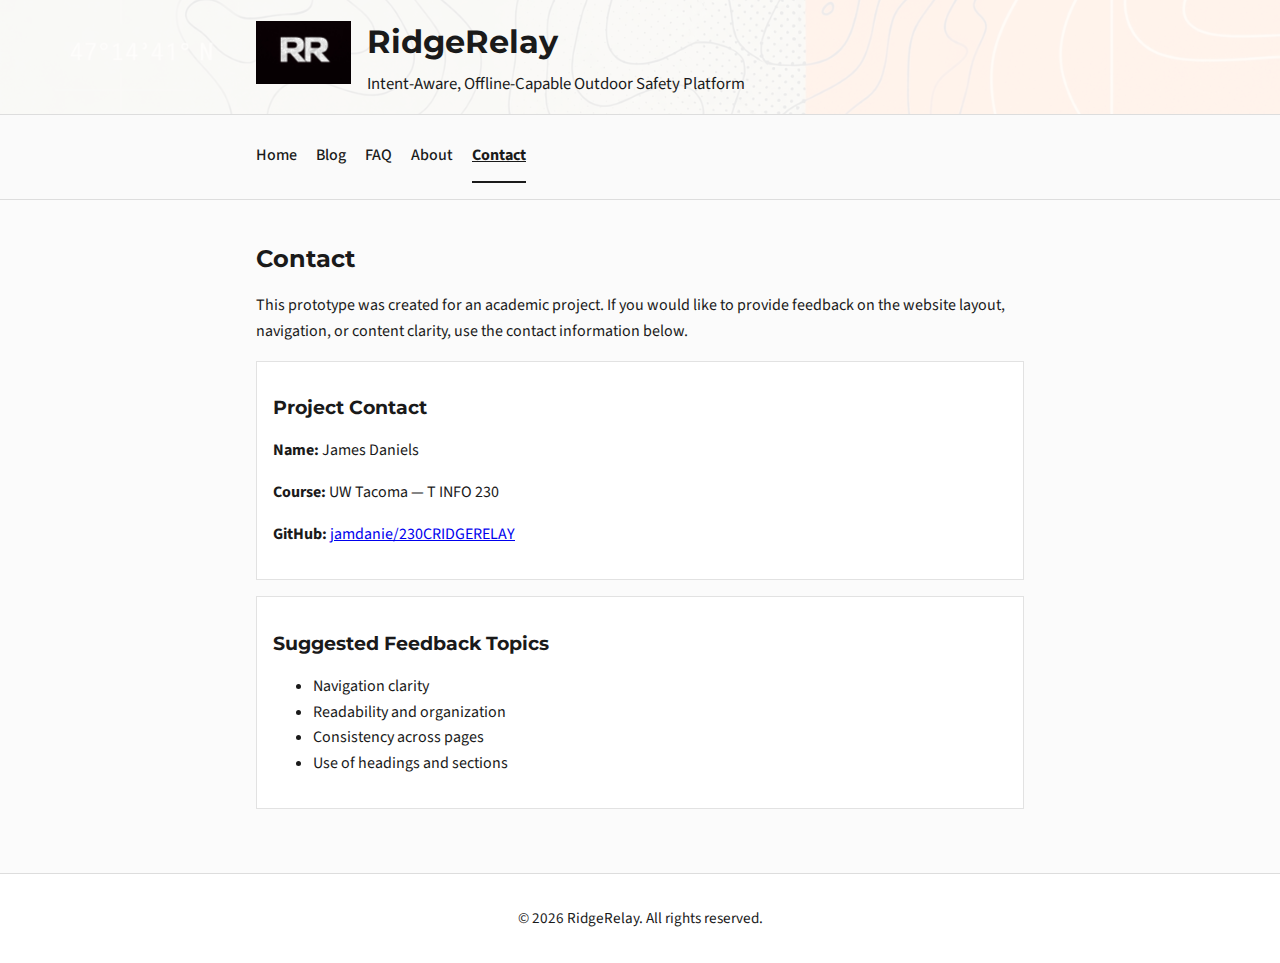
<file: assignments/information-website/contact.html>
<!doctype html>
<html lang="en">
  <head>
    <meta charset="utf-8">
    <meta name="viewport" content="width=device-width, initial-scale=1">
    <title>RidgeRelay | Contact</title>

    <link rel="preconnect" href="https://fonts.googleapis.com">
    <link rel="preconnect" href="https://fonts.gstatic.com" crossorigin>
    <link
      href="https://fonts.googleapis.com/css2?family=Montserrat:wght@600;700&family=Source+Sans+3:wght@400;600&display=swap"
      rel="stylesheet"
    >

    <link rel="stylesheet" href="stlyes.css">
  </head>

  <body>
    <a class="skip-link" href="#main-content">Skip to main content</a>

    <header class="site-header">
      <div class="container header-flex">
        <a href="index.html" class="logo-link">
          <img src="logo.jpg" alt="RidgeRelay Logo" class="site-logo">
        </a>
        <div>
          <h1 class="site-title">
            <a href="index.html" class="title-link">RidgeRelay</a>
          </h1>
          <p class="site-tagline">Intent-Aware, Offline-Capable Outdoor Safety Platform</p>
        </div>
      </div>
    </header>

    <nav class="site-nav" aria-label="Site navigation">
      <div class="container">
        <a href="index.html">Home</a>
        <a href="blog.html">Blog</a>
        <a href="faq.html">FAQ</a>
        <a href="about.html">About</a>
        <a href="contact.html" aria-current="page">Contact</a>
      </div>
    </nav>

    <main class="site-main" id="main-content">
      <div class="container">
        <h2>Contact</h2>

        <p>
          This prototype was created for an academic project. If you would like to provide feedback on the website
          layout, navigation, or content clarity, use the contact information below.
        </p>

        <section class="card">
          <h3>Project Contact</h3>
          <p><strong>Name:</strong> James Daniels</p>
          <p><strong>Course:</strong> UW Tacoma — T INFO 230</p>
          <p><strong>GitHub:</strong> <a href="https://github.com/jamdanie/230CRIDGERELAY">jamdanie/230CRIDGERELAY</a></p>
        </section>

        <section class="card">
          <h3>Suggested Feedback Topics</h3>
          <ul>
            <li>Navigation clarity</li>
            <li>Readability and organization</li>
            <li>Consistency across pages</li>
            <li>Use of headings and sections</li>
          </ul>
        </section>
      </div>
    </main>

    <footer class="site-footer">
      <div class="container">
        <p>&copy; 2026 RidgeRelay. All rights reserved.</p>
      </div>
    </footer>
  </body>
</html>
</file>
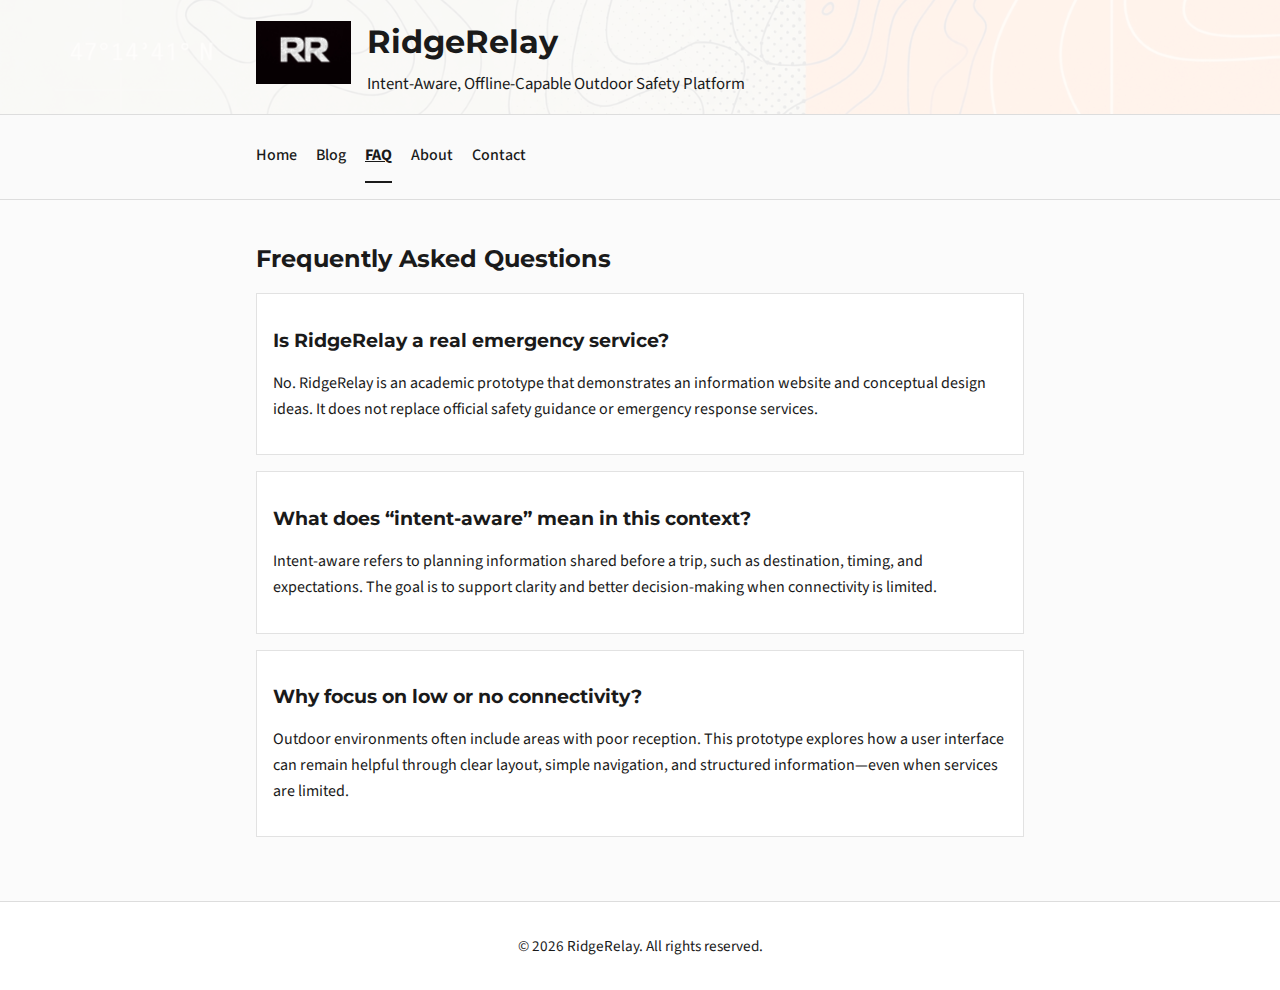
<file: assignments/information-website/faq.html>
<!doctype html>
<html lang="en">
  <head>
    <meta charset="utf-8">
    <meta name="viewport" content="width=device-width, initial-scale=1">
    <title>RidgeRelay | FAQ</title>

    <link rel="preconnect" href="https://fonts.googleapis.com">
    <link rel="preconnect" href="https://fonts.gstatic.com" crossorigin>
    <link
      href="https://fonts.googleapis.com/css2?family=Montserrat:wght@600;700&family=Source+Sans+3:wght@400;600&display=swap"
      rel="stylesheet"
    >

    <link rel="stylesheet" href="stlyes.css">
  </head>

  <body>
    <a class="skip-link" href="#main-content">Skip to main content</a>

    <header class="site-header">
      <div class="container header-flex">
        <a href="index.html" class="logo-link">
          <img src="logo.jpg" alt="RidgeRelay Logo" class="site-logo">
        </a>
        <div>
          <h1 class="site-title">
            <a href="index.html" class="title-link">RidgeRelay</a>
          </h1>
          <p class="site-tagline">Intent-Aware, Offline-Capable Outdoor Safety Platform</p>
        </div>
      </div>
    </header>

    <nav class="site-nav" aria-label="Site navigation">
      <div class="container">
        <a href="index.html">Home</a>
        <a href="blog.html">Blog</a>
        <a href="faq.html" aria-current="page">FAQ</a>
        <a href="about.html">About</a>
        <a href="contact.html">Contact</a>
      </div>
    </nav>

    <main class="site-main" id="main-content">
      <div class="container">
        <h2>Frequently Asked Questions</h2>

        <section class="card">
          <h3>Is RidgeRelay a real emergency service?</h3>
          <p>
            No. RidgeRelay is an academic prototype that demonstrates an information website and conceptual design ideas.
            It does not replace official safety guidance or emergency response services.
          </p>
        </section>

        <section class="card">
          <h3>What does “intent-aware” mean in this context?</h3>
          <p>
            Intent-aware refers to planning information shared before a trip, such as destination, timing, and expectations.
            The goal is to support clarity and better decision-making when connectivity is limited.
          </p>
        </section>

        <section class="card">
          <h3>Why focus on low or no connectivity?</h3>
          <p>
            Outdoor environments often include areas with poor reception. This prototype explores how a user interface can
            remain helpful through clear layout, simple navigation, and structured information—even when services are limited.
          </p>
        </section>
      </div>
    </main>

    <footer class="site-footer">
      <div class="container">
        <p>&copy; 2026 RidgeRelay. All rights reserved.</p>
      </div>
    </footer>
  </body>
</html>
</file>
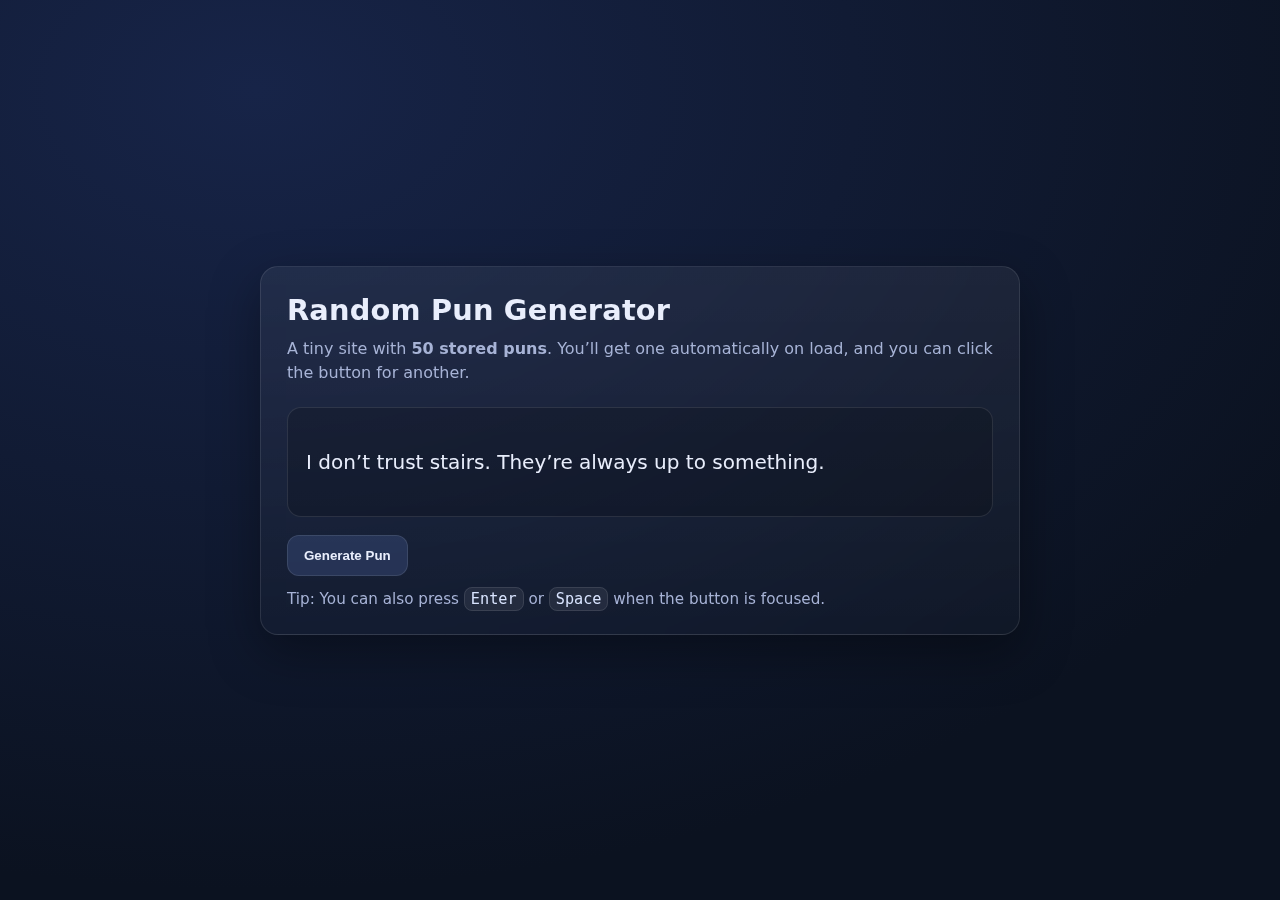
<file: assignments/pun-site/pun.html>
<!DOCTYPE html>
<!--
  This is a complete, single-file website (HTML + CSS + JavaScript).
  It creates a Random Pun Generator that stores 50 puns and picks one at random:
  - once when the page loads (for each visitor)
  - again whenever the user clicks the "Generate Pun" button
-->
<html lang="en">
<head>
  <meta charset="UTF-8" /> <!-- Tells the browser to use UTF-8 text encoding (supports most characters) -->
  <meta name="viewport" content="width=device-width, initial-scale=1.0" /> <!-- Makes the layout responsive on phones/tablets -->
  <title>Random Pun Generator</title> <!-- The text shown in the browser tab -->

  <style>
    /* Basic page styling (CSS lives inside the same HTML file) */

    :root { /* Defines reusable CSS variables */
      --bg: #0b1220; /* Background color */
      --card: #121a2b; /* Card color */
      --text: #e9eefc; /* Main text color */
      --muted: #a7b3d6; /* Softer text color */
      --accent: #7aa2ff; /* Accent color for button focus/hover */
      --border: rgba(255, 255, 255, 0.10); /* Light border color */
      --shadow: rgba(0, 0, 0, 0.35); /* Shadow color */
    }

    * { /* Applies to all elements */
      box-sizing: border-box; /* Includes padding/border in width calculations (helps layout) */
    }

    body { /* Styles the whole page */
      margin: 0; /* Removes default browser margins */
      font-family: system-ui, -apple-system, Segoe UI, Roboto, Arial, sans-serif; /* Clean default font stack */
      background: radial-gradient(1200px 800px at 20% 10%, #172448, var(--bg)); /* Nice gradient background */
      color: var(--text); /* Default text color */
      min-height: 100vh; /* Makes the body at least the full height of the screen */
      display: grid; /* Uses CSS grid */
      place-items: center; /* Centers content horizontally and vertically */
      padding: 24px; /* Adds breathing room around the page */
    }

    .container { /* Outer wrapper */
      width: 100%; /* Take full width available */
      max-width: 760px; /* Limit width so it looks good on big screens */
    }

    .card { /* Main card where pun appears */
      background: linear-gradient(180deg, rgba(255,255,255,0.06), rgba(255,255,255,0.02)); /* Subtle card gradient */
      border: 1px solid var(--border); /* Thin border */
      border-radius: 18px; /* Rounded corners */
      box-shadow: 0 18px 50px var(--shadow); /* Drop shadow */
      padding: 26px; /* Inner spacing */
      backdrop-filter: blur(10px); /* Glassy blur (supported browsers) */
    }

    h1 { /* Title styling */
      margin: 0 0 10px 0; /* Space below title */
      font-size: 1.8rem; /* Title size */
      letter-spacing: 0.2px; /* Slight letter spacing */
    }

    p.subtitle { /* Subtitle text styling */
      margin: 0 0 22px 0; /* Space below subtitle */
      color: var(--muted); /* Muted text color */
      line-height: 1.5; /* Readable line spacing */
    }

    .pun-box { /* Area where the pun text is displayed */
      border: 1px solid var(--border); /* Light border around the pun area */
      border-radius: 14px; /* Rounded corners */
      padding: 18px; /* Inner spacing */
      background: rgba(0, 0, 0, 0.18); /* Slight dark fill */
      min-height: 110px; /* Ensures box doesn't jump too much when pun changes */
      display: grid; /* Grid for easy centering */
      align-items: center; /* Center pun vertically */
    }

    .pun-text { /* The pun itself */
      font-size: 1.25rem; /* Pun font size */
      line-height: 1.6; /* Readability */
      margin: 0; /* Remove default paragraph margin */
      word-wrap: break-word; /* Prevent overflow if a long pun appears */
    }

    .controls { /* Button row */
      display: flex; /* Horizontal layout */
      gap: 12px; /* Space between items */
      margin-top: 18px; /* Space above controls */
      align-items: center; /* Align items vertically */
      flex-wrap: wrap; /* Wrap on small screens */
    }

    button { /* Button base styling */
      appearance: none; /* Remove default browser styles */
      border: 1px solid var(--border); /* Border */
      background: rgba(122, 162, 255, 0.16); /* Subtle accent background */
      color: var(--text); /* Button text color */
      padding: 12px 16px; /* Button size */
      border-radius: 12px; /* Rounded corners */
      cursor: pointer; /* Hand cursor */
      font-weight: 650; /* Slightly bold */
      transition: transform 0.06s ease, background 0.2s ease, border-color 0.2s ease; /* Smooth interactions */
    }

    button:hover { /* Hover effect */
      background: rgba(122, 162, 255, 0.25); /* Brighter on hover */
      border-color: rgba(122, 162, 255, 0.55); /* More visible border */
    }

    button:active { /* Click (pressed) effect */
      transform: translateY(1px); /* Slight press movement */
    }

    button:focus-visible { /* Accessibility: keyboard focus ring */
      outline: 3px solid rgba(122, 162, 255, 0.55); /* Visible outline */
      outline-offset: 2px; /* Space between outline and button */
    }

    .meta { /* Small footer / helper text */
      margin-top: 14px; /* Space above */
      color: var(--muted); /* Muted color */
      font-size: 0.95rem; /* Smaller text */
    }

    .meta code { /* Styling inline code */
      color: #d9e4ff; /* Slightly brighter */
      background: rgba(255, 255, 255, 0.07); /* Light background */
      padding: 2px 6px; /* Small padding */
      border-radius: 8px; /* Rounded corners */
      border: 1px solid var(--border); /* Border */
    }
  </style>
</head>

<body>
  <main class="container"> <!-- Main content wrapper -->
    <section class="card" aria-labelledby="title"> <!-- Card section with accessible label relationship -->
      <h1 id="title">Random Pun Generator</h1> <!-- Page headline -->
      <p class="subtitle">
        A tiny site with <strong>50 stored puns</strong>. You’ll get one automatically on load,
        and you can click the button for another.
      </p> <!-- Short explanation -->

      <div class="pun-box" role="status" aria-live="polite"> <!-- Live region for screen readers when text changes -->
        <p id="punText" class="pun-text">Loading your pun…</p> <!-- Placeholder text before JS runs -->
      </div>

      <div class="controls"> <!-- Row for controls -->
        <button id="newPunBtn" type="button">Generate Pun</button> <!-- Single button requested -->
      </div>

      <div class="meta">
        Tip: You can also press <code>Enter</code> or <code>Space</code> when the button is focused.
      </div> <!-- Small helper text -->
    </section>
  </main>

  <script>
    // -----------------------------
    // 1) Store 50 puns as page data
    // -----------------------------

    const PUNS = [ // This array holds all 50 puns (the site's "data")
      "I tried to catch fog yesterday… Mist.",
      "I used to be a baker, but I couldn’t make enough dough.",
      "I’m reading a book about anti-gravity. It’s impossible to put down.",
      "Did you hear about the guy who invented Lifesavers? He made a mint.",
      "I don’t trust stairs. They’re always up to something.",
      "I used to hate facial hair, but then it grew on me.",
      "I’m on a seafood diet. I see food and I eat it.",
      "I asked the librarian if the library had books on paranoia. She whispered, “They’re right behind you.”",
      "I was wondering why the frisbee kept getting bigger… then it hit me.",
      "I told my computer I needed a break, and it said: “No problem — I’ll go to sleep.”",
      "I got fired from the calendar factory… I took too many days off.",
      "A bicycle can’t stand on its own because it’s two-tired.",
      "I tried writing with a broken pencil… pointless.",
      "I used to play piano by ear, but now I use my hands.",
      "I’m friends with all electricians — we have great current connections.",
      "I would tell a chemistry joke, but I know I wouldn’t get a reaction.",
      "I’m terrified of elevators, so I’m going to start taking steps to avoid them.",
      "I have a fear of speed bumps… but I’m slowly getting over it.",
      "I once got into a fight with a broken elevator… I lost on so many levels.",
      "I wanted to be a doctor, but I didn’t have the patients.",
      "The guy who stole my diary died… my thoughts are with his family.",
      "I was going to tell a time-travel joke, but you didn’t like it.",
      "I’m not a fan of spring cleaning… let’s be honest, I’m not into summer or fall either.",
      "I used to be addicted to soap… but I’m clean now.",
      "I told a joke about construction… but I’m still working on it.",
      "I gave my friend a fridge for his birthday… I can’t wait to see his face light up when he opens it.",
      "I’m reading a book about glue… I just can’t seem to put it down.",
      "I named my dog “Five Miles” so I can tell people I walk Five Miles every day.",
      "I bought shoes from a drug dealer… I don’t know what he laced them with, but I’ve been tripping all day.",
      "I asked my dog what’s two minus two. He said nothing.",
      "I told my suitcase there will be no vacation this year… now I’m dealing with emotional baggage.",
      "I’m so good at sleeping… I can do it with my eyes closed.",
      "I tried to organize a hide-and-seek tournament… but it was a complete failure. Good players are hard to find.",
      "I used to be a banker, but I lost interest.",
      "I don’t like jokes about the wind… they blow.",
      "I told my plants a joke… now they’re rooted in laughter.",
      "I’m starting a band called “1023MB”… we haven’t gotten a gig yet.",
      "The future, the present, and the past walked into a bar… it was tense.",
      "I made a pencil with two erasers… it was pointless.",
      "I’d tell you a joke about pizza, but it’s a little cheesy.",
      "I tried to make a belt out of watches… it was a waist of time.",
      "I once got a job at a bakery… I kneaded it.",
      "I’m writing a book about hurricanes and tornadoes… it’s a real whirlwind of a story.",
      "I got a job as a human cannonball… I was fired.",
      "I kept wondering why the ball was getting larger… then it hit me (again).",
      "I was going to make a joke about paper… but it was tear-able.",
      "I tried to take a selfie with some wheat… it was a grainy picture.",
      "I told a joke about a roof… it went over everyone’s head.",
      "I entered 10 puns in a pun contest… hoping one would win, but no pun in ten did.",
      "I told my coffee a joke… it perked right up."
    ];

    // -----------------------------------------
    // 2) Get references to important HTML nodes
    // -----------------------------------------

    const punTextEl = document.getElementById("punText"); // Where we display the pun text
    const newPunBtn = document.getElementById("newPunBtn"); // The "Generate Pun" button

    // ---------------------------------------------------------
    // 3) Helper: pick a random pun (optionally avoid repeats)
    // ---------------------------------------------------------

    let lastIndex = -1; // Track the last pun index shown to reduce immediate repeats

    function getRandomPunIndex() { // Function to return a random valid array index
      // Math.random() gives a value from 0 (inclusive) to 1 (exclusive)
      // Multiply by PUNS.length to scale it to 0..49.999...
      // Math.floor() converts it to an integer 0..49
      return Math.floor(Math.random() * PUNS.length);
    }

    function showRandomPun() { // Updates the UI with a new random pun
      let idx = getRandomPunIndex(); // Pick a random index

      // If we picked the same pun as last time, try again (simple repeat-avoid)
      // This loop is safe because with 50 puns it will almost always find a new one quickly.
      while (idx === lastIndex) {
        idx = getRandomPunIndex(); // Pick again if it matches the last one
      }

      lastIndex = idx; // Save this index so we can avoid showing it immediately again
      punTextEl.textContent = PUNS[idx]; // Display the pun in the page
    }

    // -----------------------------------------------------
    // 4) Show a random pun for each visitor on page load
    // -----------------------------------------------------

    showRandomPun(); // Runs as soon as the script loads (page load behavior)

    // -----------------------------------------------------
    // 5) Button: generate and display another random pun
    // -----------------------------------------------------

    newPunBtn.addEventListener("click", showRandomPun); // When button is clicked, show a new pun
  </script>
</body>
</html>
</file>
<file: assignments/hobby-website/styles.css>
/* styles.css */

:root {
  --bg: #f5f1e8;
  --text: #1f1f1f;
  --accent: #1f5a3a;
  --accent-2: #2a6f4a;

  --overlay: rgba(0, 0, 0, 0.38);
  --card: rgba(255, 255, 255, 0.92);

  --nav-h: 64px;
}

* { box-sizing: border-box; }

html { scroll-behavior: smooth; }

body {
  margin: 0;
  font-family: "Roboto", system-ui, -apple-system, Segoe UI, Arial, sans-serif;
  background: var(--bg);
  color: var(--text);
  line-height: 1.6;
}

/* Accessibility: Skip link */
.skip-link {
  position: absolute;
  left: -999px;
  top: 10px;
  background: #fff;
  color: #000;
  padding: 10px 12px;
  border-radius: 10px;
  z-index: 9999;
}

.skip-link:focus { left: 10px; }

/* Pinned (fixed) nav — rubric-safe because nav stays in <header>, styling stays in CSS */
.site-nav {
  position: fixed;
  top: 0;
  left: 0;
  width: 100%;
  height: var(--nav-h);
  display: flex;
  align-items: center;
  justify-content: flex-end;
  padding: 0 18px;
  z-index: 1000;

  background: rgba(0, 0, 0, 0.35);
  backdrop-filter: blur(8px);
  border-bottom: 1px solid rgba(255, 255, 255, 0.18);
}

.site-nav ul {
  list-style: none;
  margin: 0;
  padding: 0;
  display: flex;
  gap: 12px;
  flex-wrap: wrap;
  align-items: center;
  justify-content: flex-end;
}

.site-nav a {
  color: #ffffff;
  text-decoration: none;
  font-weight: 700;
  letter-spacing: 0.2px;
  padding: 8px 10px;
  border-radius: 999px;
  border: 1px solid rgba(255, 255, 255, 0.35);
  background: rgba(0, 0, 0, 0.18);
  display: inline-block;
}

.site-nav a:hover,
.site-nav a:focus {
  background: rgba(0, 0, 0, 0.35);
  border-color: rgba(255, 255, 255, 0.6);
  outline: none;
}

/* Active page highlight */
.site-nav a[aria-current="page"] {
  background: rgba(255, 255, 255, 0.22);
  border-color: rgba(255, 255, 255, 0.75);
}

/* Header + hero image (hero.jpg applied in CSS per chapter) */
header {
  min-height: 100vh;
  background: url("hero.jpg") no-repeat center center fixed;
  background-size: cover;
  position: relative;
  overflow: hidden; /* keeps all header content visually contained */
  padding-top: var(--nav-h); /* prevents nav from covering hero text */
  display: grid;
  align-content: start;
}

header::before {
  content: "";
  position: absolute;
  inset: 0;
  background: var(--overlay);
}

header > * {
  position: relative;
  z-index: 1;
}

/* Hero text block */
.hero-text {
  max-width: 900px;
  padding: 72px 22px 40px;
}

.hero-text h1 {
  margin: 0 0 10px;
  font-family: "Montserrat", system-ui, -apple-system, Segoe UI, Arial, sans-serif;
  font-size: clamp(2.2rem, 4vw, 3.6rem);
  color: #ffffff;
  text-shadow: 0 8px 24px rgba(0, 0, 0, 0.5);
}

.hero-text p {
  margin: 0;
  font-size: clamp(1.05rem, 1.6vw, 1.25rem);
  color: rgba(255, 255, 255, 0.95);
  max-width: 70ch;
}

/* CTA button (still just a link) */
.cta {
  display: inline-block;
  margin-top: 16px;
  padding: 10px 14px;
  border-radius: 999px;
  background: rgba(255, 255, 255, 0.92);
  color: var(--accent);
  text-decoration: none;
  font-weight: 800;
}

.cta:hover,
.cta:focus {
  text-decoration: underline;
  outline: none;
}

main {
  max-width: 800px;
  margin: 0 auto;
  padding: 34px 18px 42px;
}

main h2 {
  font-family: "Montserrat", system-ui, -apple-system, Segoe UI, Arial, sans-serif;
  color: var(--accent);
  margin-top: 0;
}

/* Home-page card grid */
.card-grid {
  display: grid;
  gap: 14px;
}

@media (min-width: 780px) {
  .card-grid { grid-template-columns: 1fr 1fr; }
}

/* Cards */
.section-card {
  background: var(--card);
  border: 1px solid rgba(0, 0, 0, 0.08);
  border-radius: 16px;
  padding: 18px 18px 16px;
  margin: 0; /* grid handles spacing */
  box-shadow: 0 10px 26px rgba(0, 0, 0, 0.08);
}

.section-card h3 {
  margin: 0 0 6px;
  font-family: "Montserrat", system-ui, -apple-system, Segoe UI, Arial, sans-serif;
}

.section-card p { margin: 0 0 10px; }

.section-card a {
  color: var(--accent-2);
  font-weight: 700;
  text-decoration: none;
}

.section-card a:hover,
.section-card a:focus {
  text-decoration: underline;
  outline: none;
}

footer {
  border-top: 1px solid rgba(0, 0, 0, 0.08);
  padding: 18px;
  text-align: center;
  font-size: 0.95rem;
  color: rgba(0, 0, 0, 0.7);
}
</file>
<file: assignments/information-website/stlyes.css>
/* RidgeRelay - Chapter 6 assignment-safe stylesheet
   - External CSS file (no inline styles)
   - Multi-page site with consistent layout and navigation
*/

* {
  box-sizing: border-box;
}

body {
  margin: 0;
  background: #fbfbfb;
  color: #1a1a1a;
  font-family: "Source Sans 3", system-ui, -apple-system, Segoe UI, Roboto, Arial, sans-serif;
  line-height: 1.6;
}

.container {
  max-width: 800px;
  margin: 0 auto;
  padding: 1rem;
}

/* Skip link (accessibility polish) */
.skip-link {
  position: absolute;
  left: -999px;
  top: 0;
  background: #ffffff;
  border: 1px solid #dddddd;
  padding: 0.5rem 0.75rem;
}

.skip-link:focus,
.skip-link:focus-visible {
  left: 1rem;
  top: 1rem;
}

/* Header with subtle concept background */
.site-header {
  position: relative;
  background: #ffffff;
  border-bottom: 1px solid #dddddd;
  overflow: hidden;
}

.site-header::before {
  content: "";
  position: absolute;
  inset: 0;
  background-image: url("concept_background.png");
  background-size: cover;
  background-position: center;
  opacity: 0.08; /* keep your chosen value here */
  pointer-events: none;
}

.site-header .container {
  position: relative;
}

.header-flex {
  display: flex;
  align-items: center;
  gap: 1rem;
}

.logo-link {
  display: inline-block;
}

.logo-link:hover {
  opacity: 0.9;
}

.site-logo {
  width: 95px;
  height: auto;
}

.site-title {
  margin: 0;
  font-family: "Montserrat", system-ui, -apple-system, Segoe UI, Roboto, Arial, sans-serif;
  font-size: 2rem;
}

.title-link {
  text-decoration: none;
  color: inherit;
}

.title-link:hover,
.title-link:focus {
  text-decoration: underline;
}

.site-tagline {
  margin: 0.25rem 0 0;
  font-size: 1.05rem;
}

/* Navigation */
.site-nav {
  background: #fafafa;
  border-bottom: 1px solid #dddddd;
}

.site-nav a {
  display: inline-block;
  margin-right: 1rem;
  padding: 0.75rem 0;
  text-decoration: none;
  color: #1a1a1a;
  font-weight: 500;
  white-space: nowrap;
}

.site-nav a:hover,
.site-nav a:focus {
  text-decoration: underline;
}

.site-nav a[aria-current="page"] {
  font-weight: 700;
  text-decoration: underline;
  border-bottom: 2px solid #1a1a1a;
}

/* Clear keyboard focus (strict-professor friendly) */
a:focus,
a:focus-visible {
  outline: 2px solid #1a1a1a;
  outline-offset: 3px;
}

/* Main content */
.site-main {
  padding-top: 0.5rem;
}

.site-main h2,
.site-main h3 {
  font-family: "Montserrat", system-ui, -apple-system, Segoe UI, Roboto, Arial, sans-serif;
  line-height: 1.25;
}

section {
  margin-top: 1.5rem;
}

/* Cards */
.card {
  background: #ffffff;
  border: 1px solid #e2e2e2;
  padding: 1rem;
  margin: 1rem 0;
}

.meta {
  margin-top: -0.25rem;
  font-size: 0.95rem;
}

/* Footer */
.site-footer {
  border-top: 1px solid #dddddd;
  margin-top: 2rem;
  background: #ffffff;
  font-size: 0.95rem;
  text-align: center;
}

.site-footer p {
  margin: 0;
  padding: 1rem 0;
}
</file>
<file: assignments/personal-webpage/styles.css>
body {
  font-family: 'Roboto Serif', serif;
  max-width: 800px;
  margin: auto;
}

header {
  background-color: dodgerblue;
  padding: 20px;
  text-align: center;
}

header h1 {
  font-family: 'Josefin Sans', sans-serif;
  font-size: 48px;
  color: whitesmoke;
  margin: 0;              /* NEW */
}

header h2 {
  font-family: 'Josefin Sans', sans-serif;
  font-size: 24px;
  color: whitesmoke;
  font-style: italic;
  margin: 10px 0 0 0;     /* NEW */
}

main {
  font-size: 20px;
  padding: 20px;          /* NEW (matches the “breathing room” look) */
}

main h2 {
  font-family: 'Josefin Sans', sans-serif;
  font-size: 32px;
  color: dodgerblue;
  margin-bottom: 6px;     /* NEW */
}
</file>
